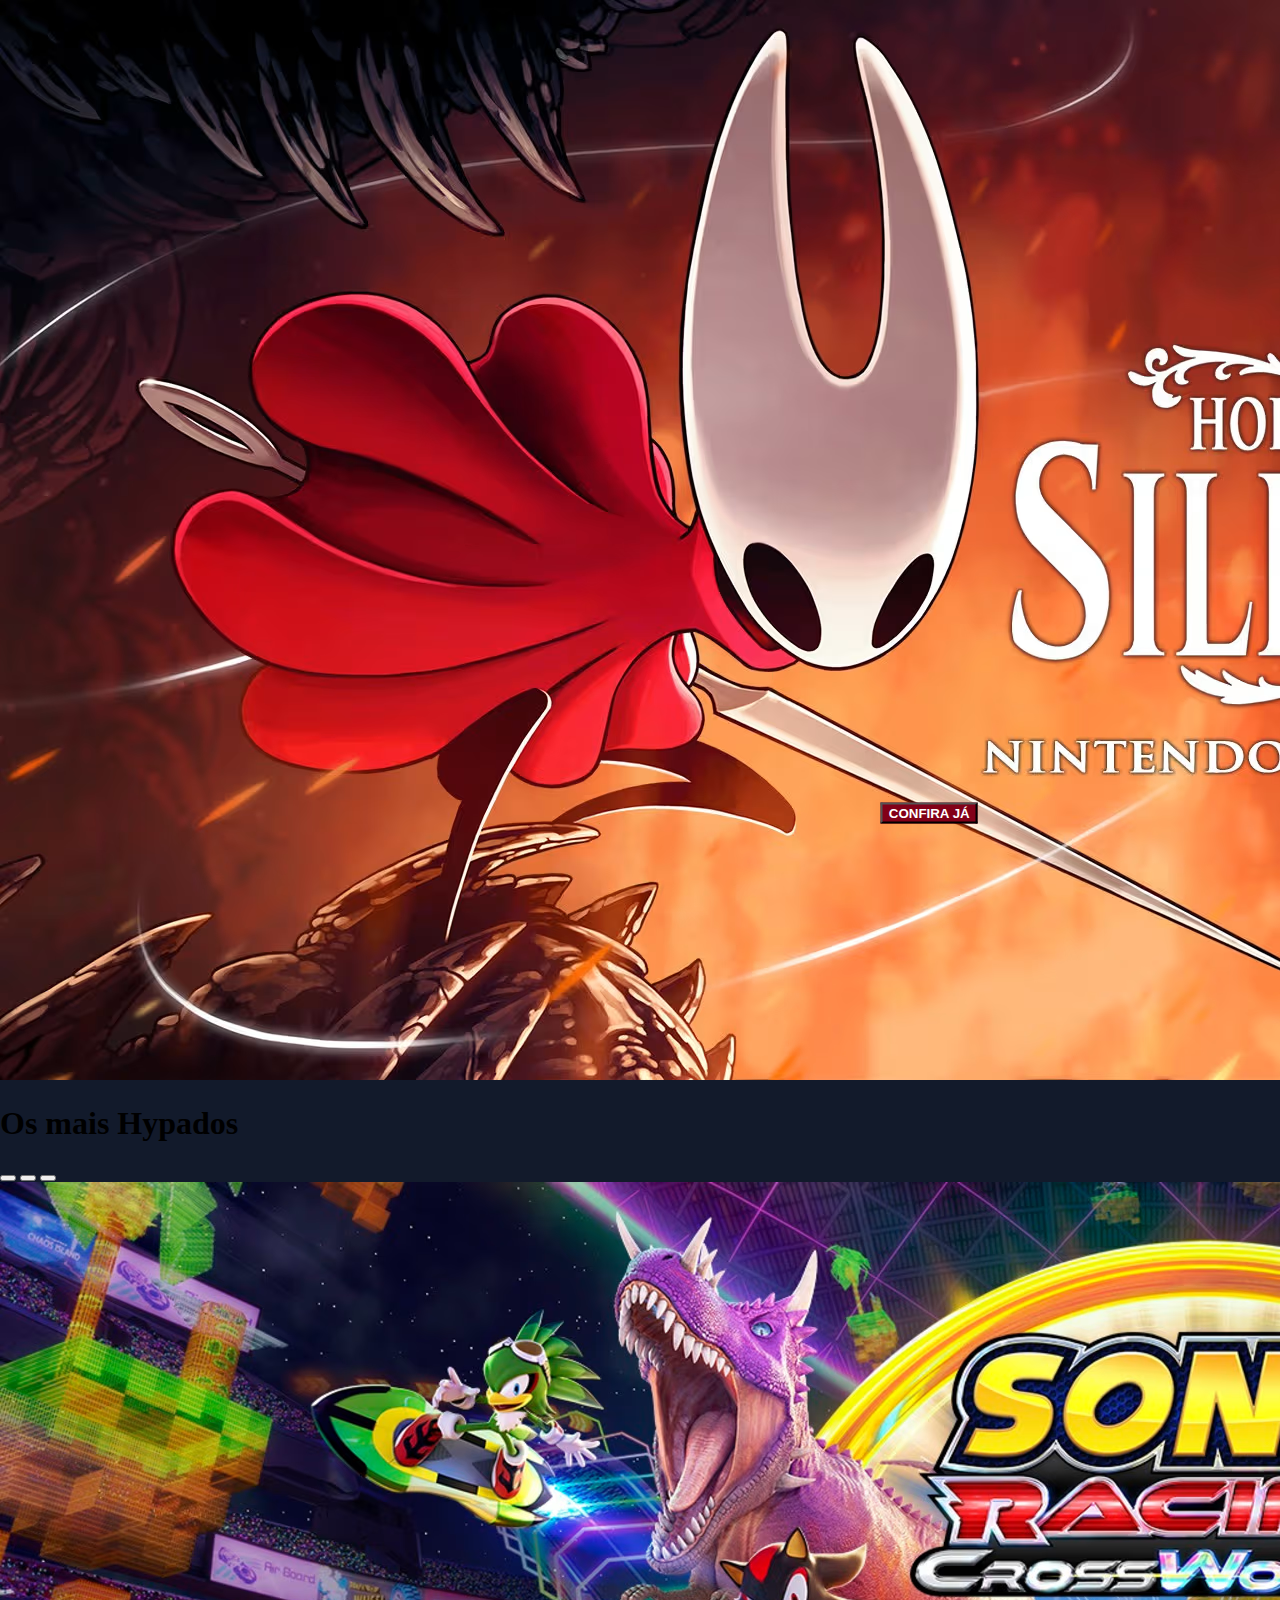
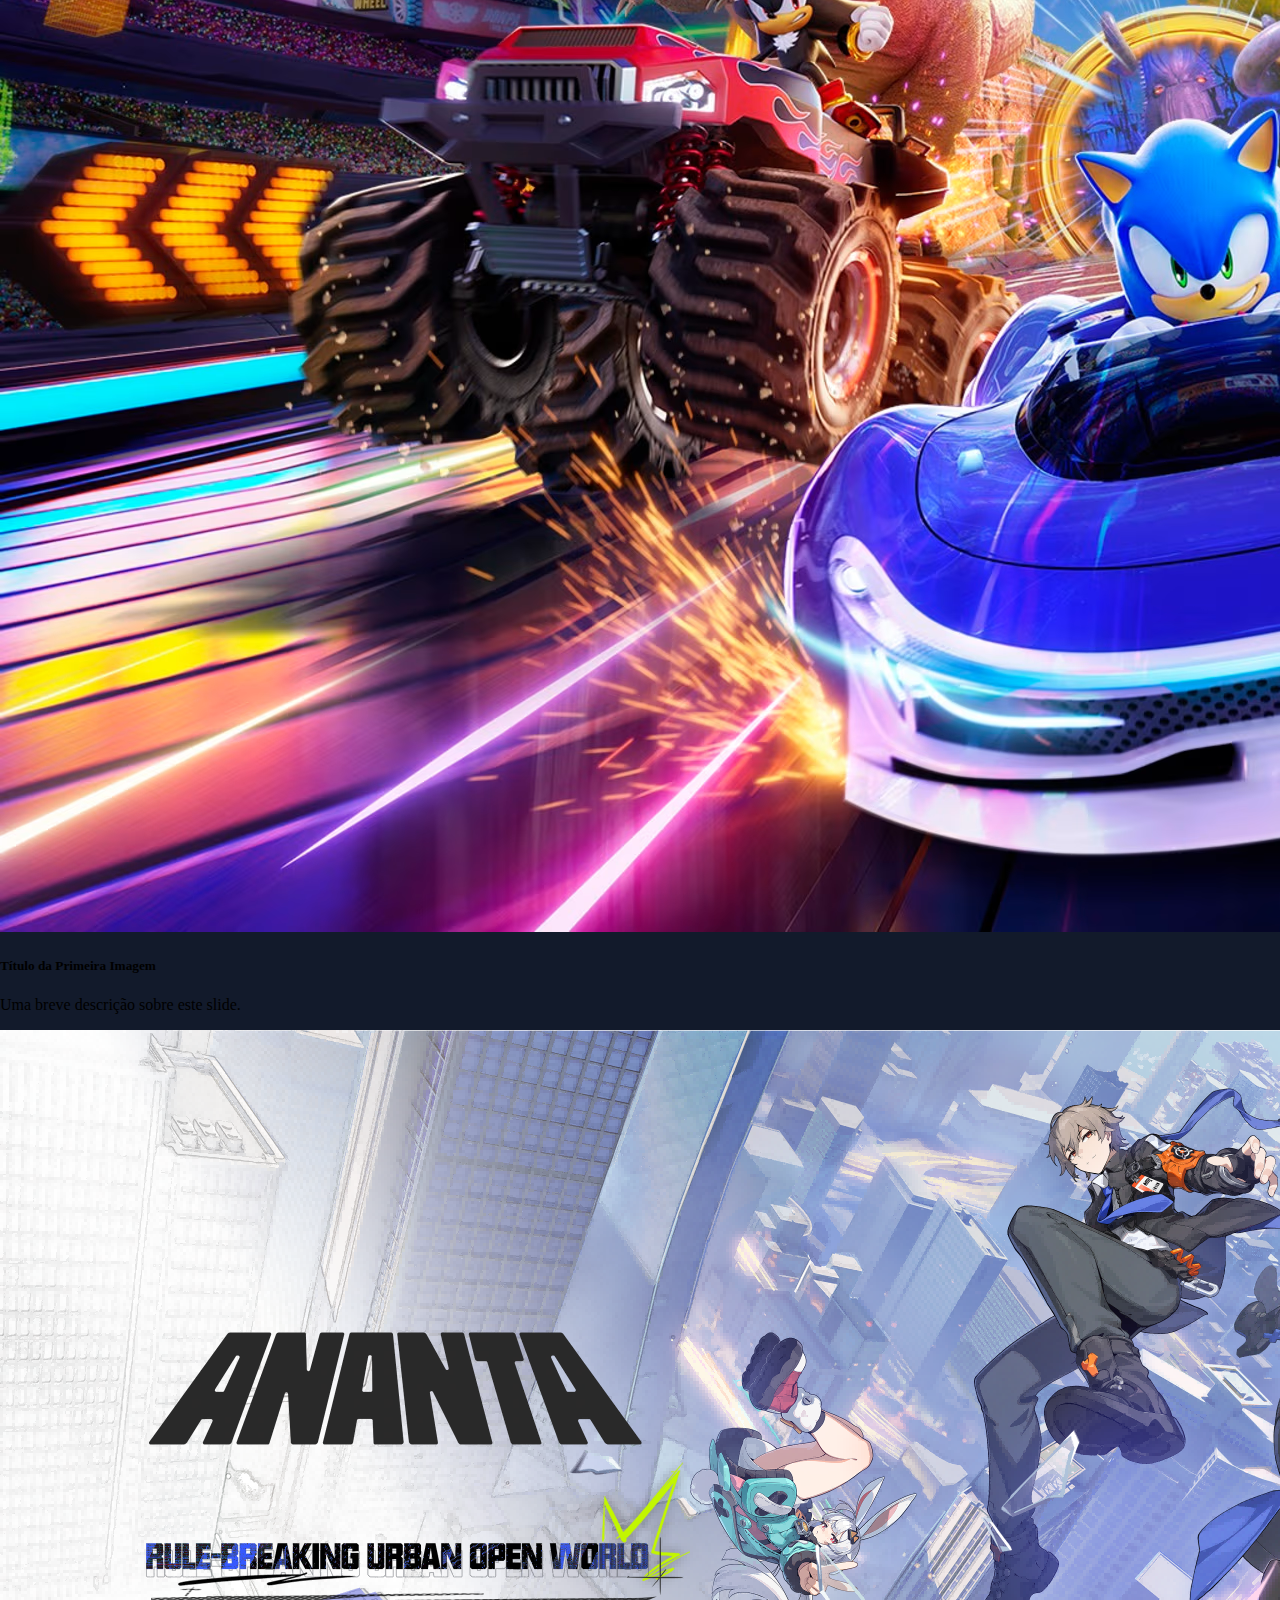
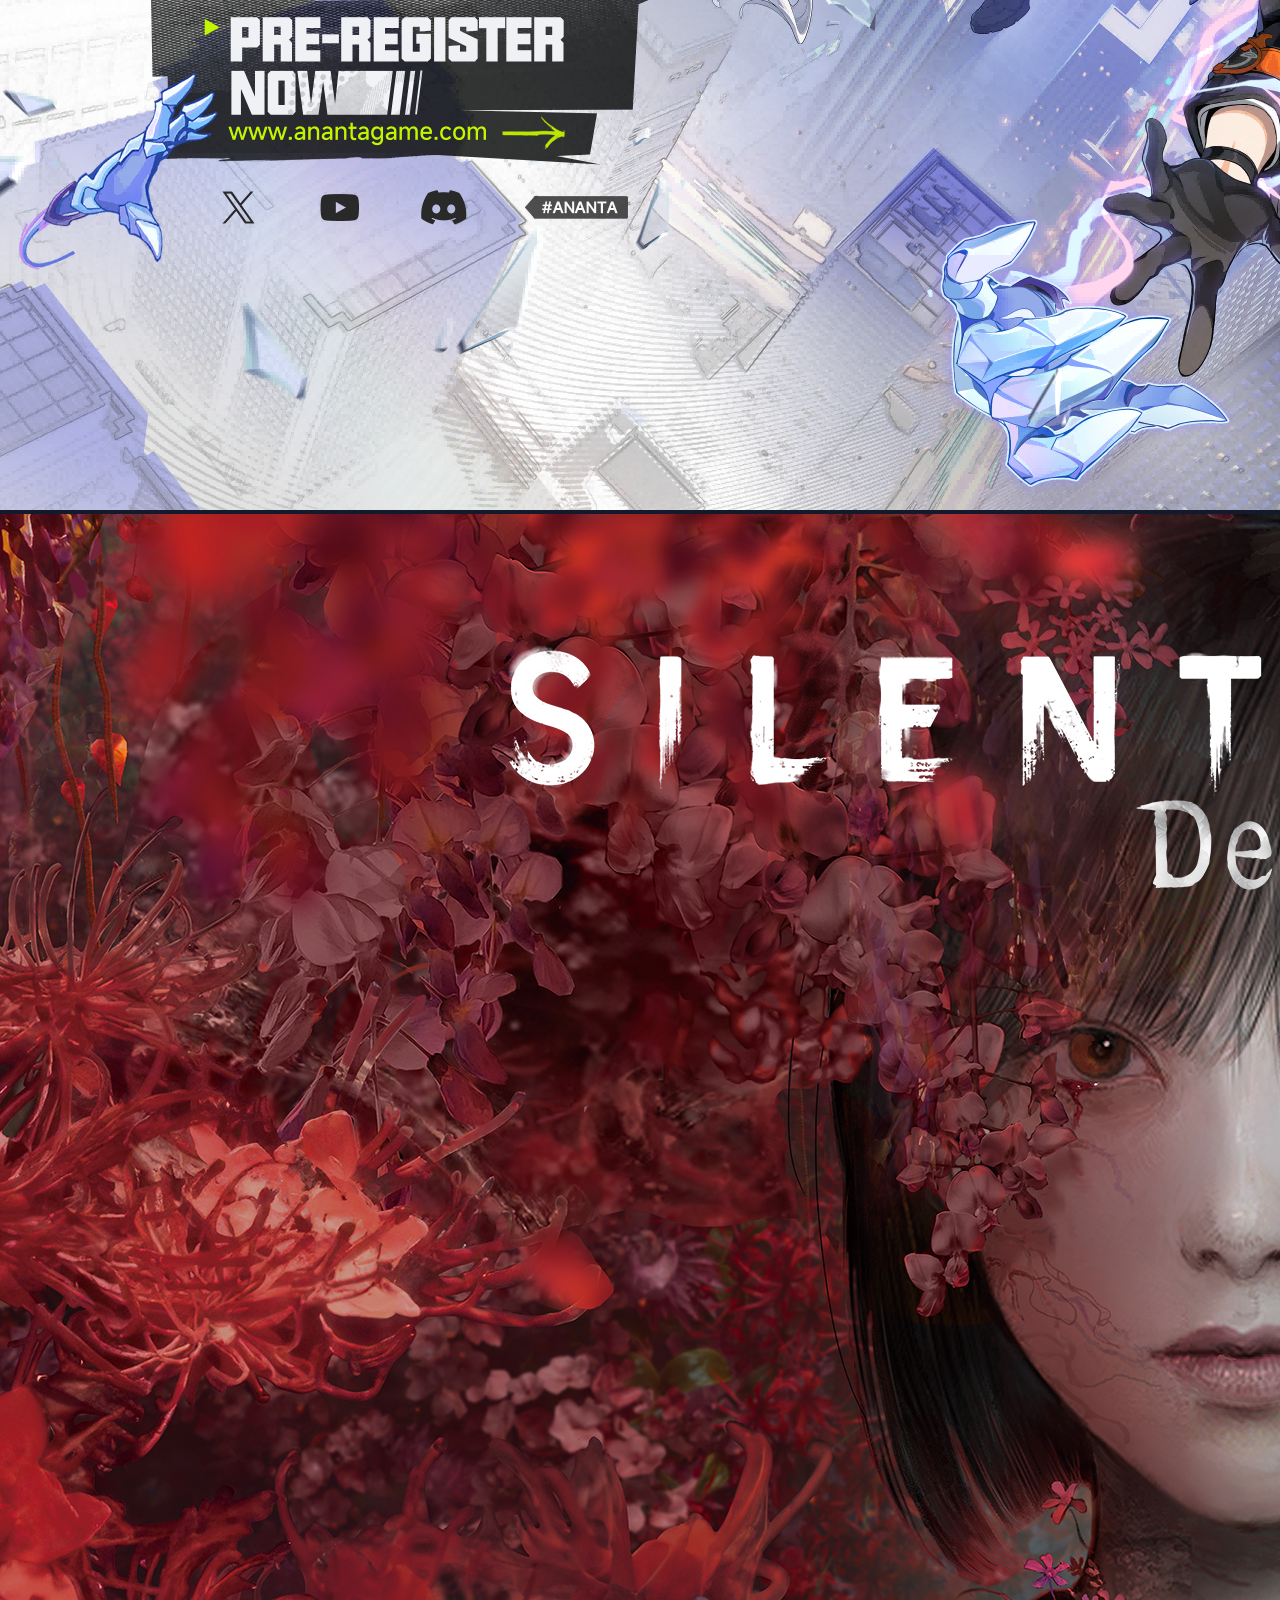
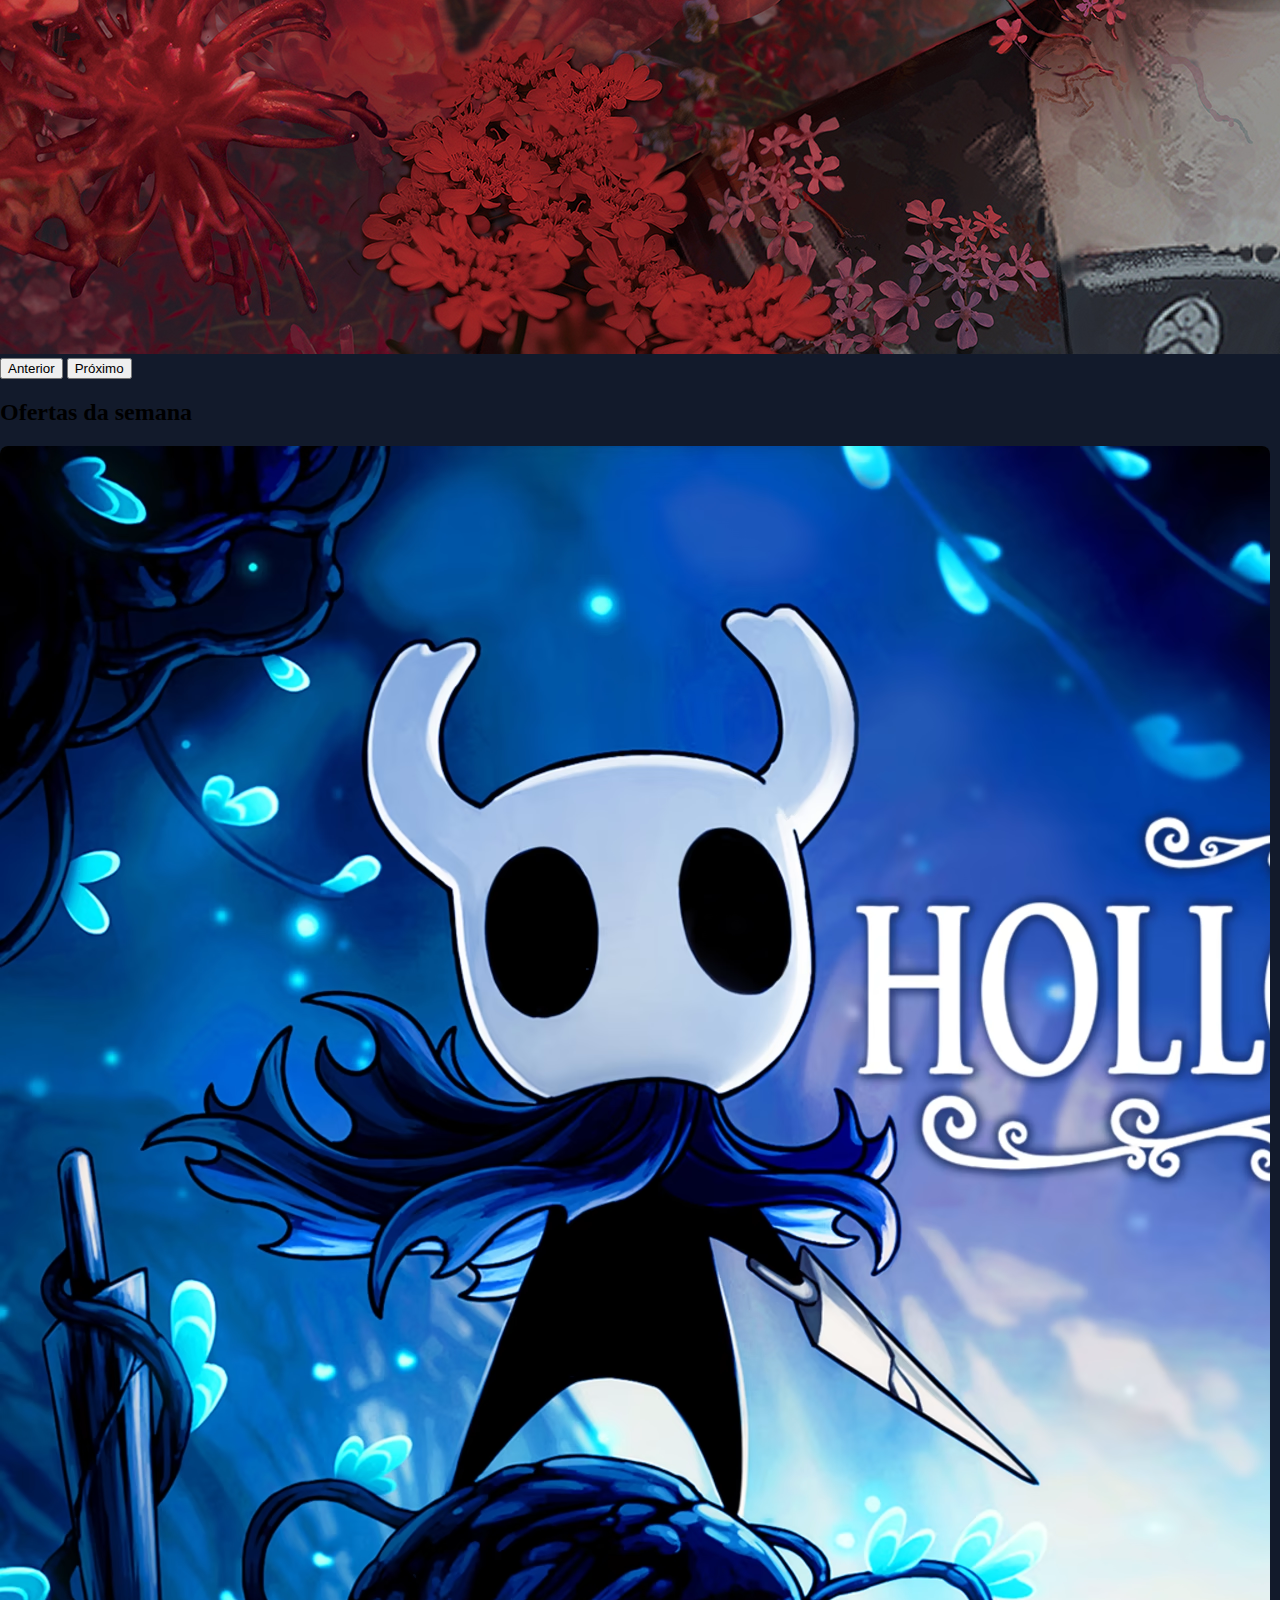
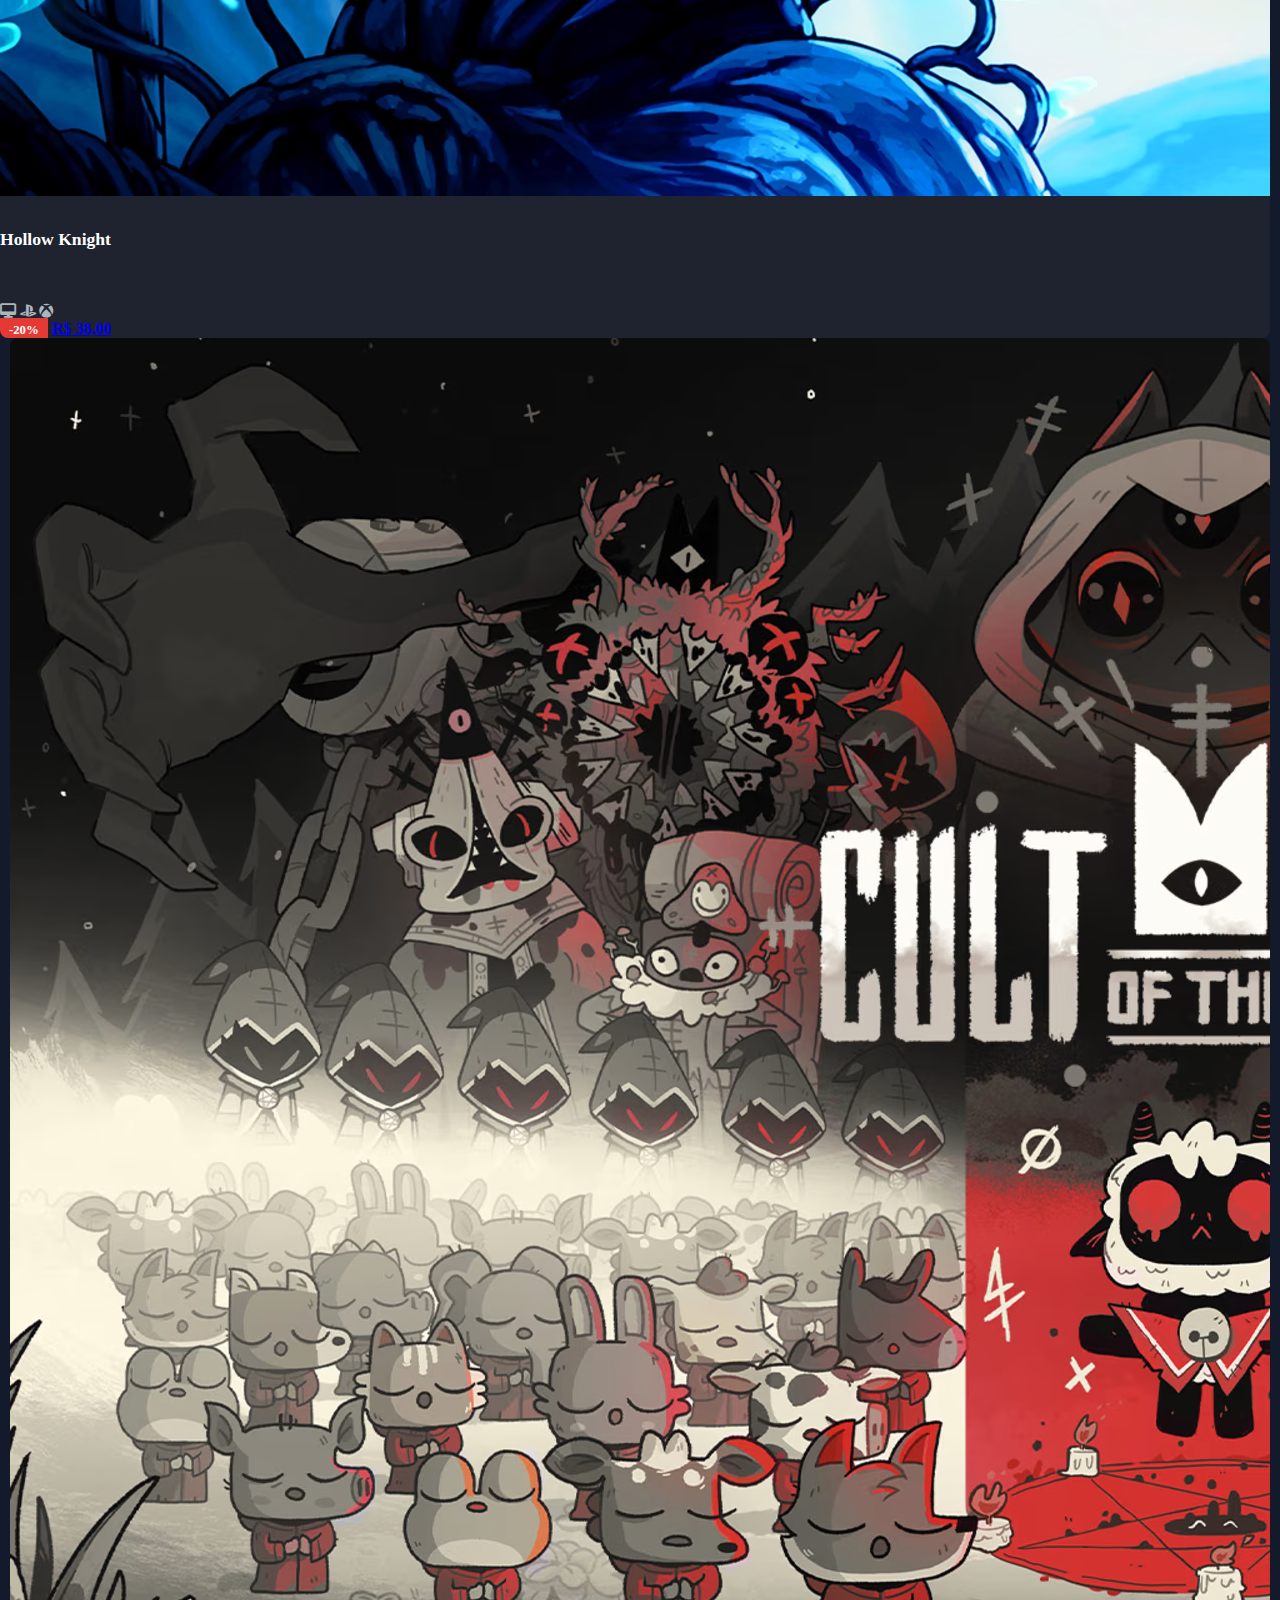
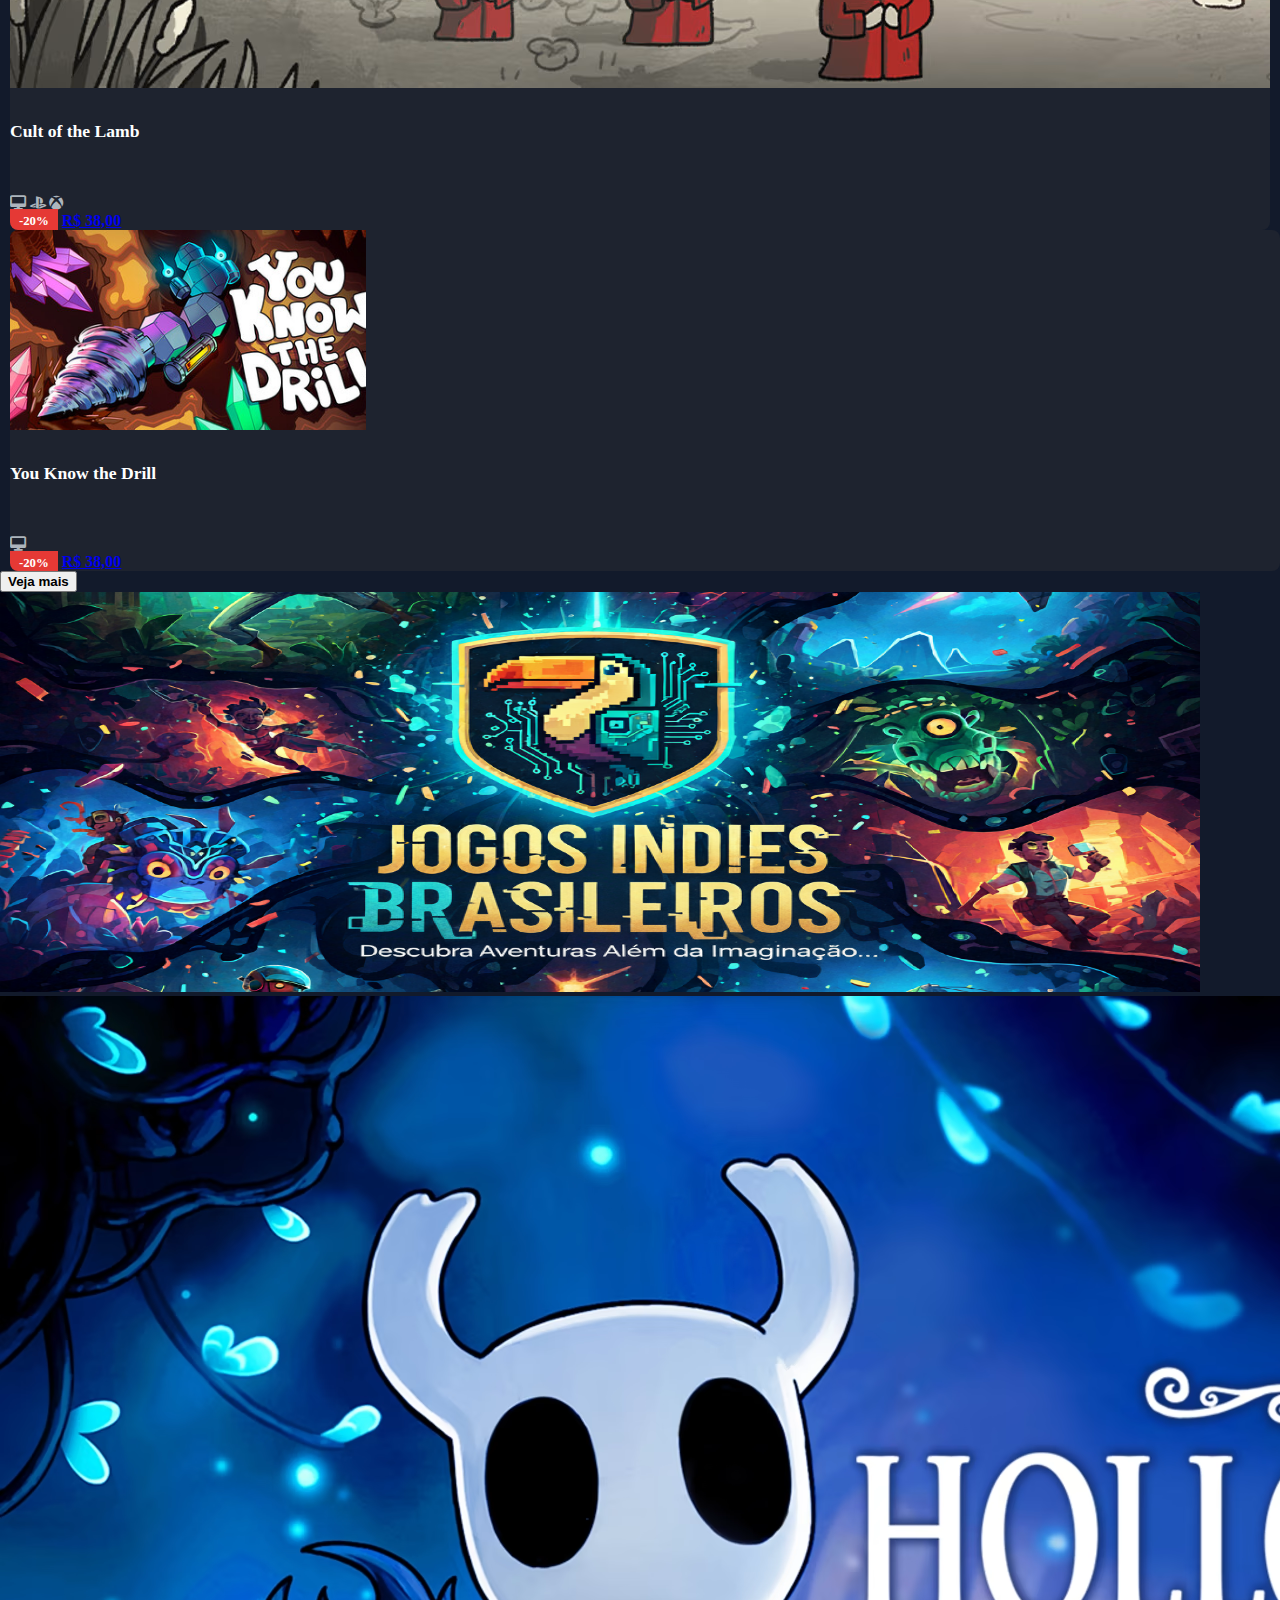
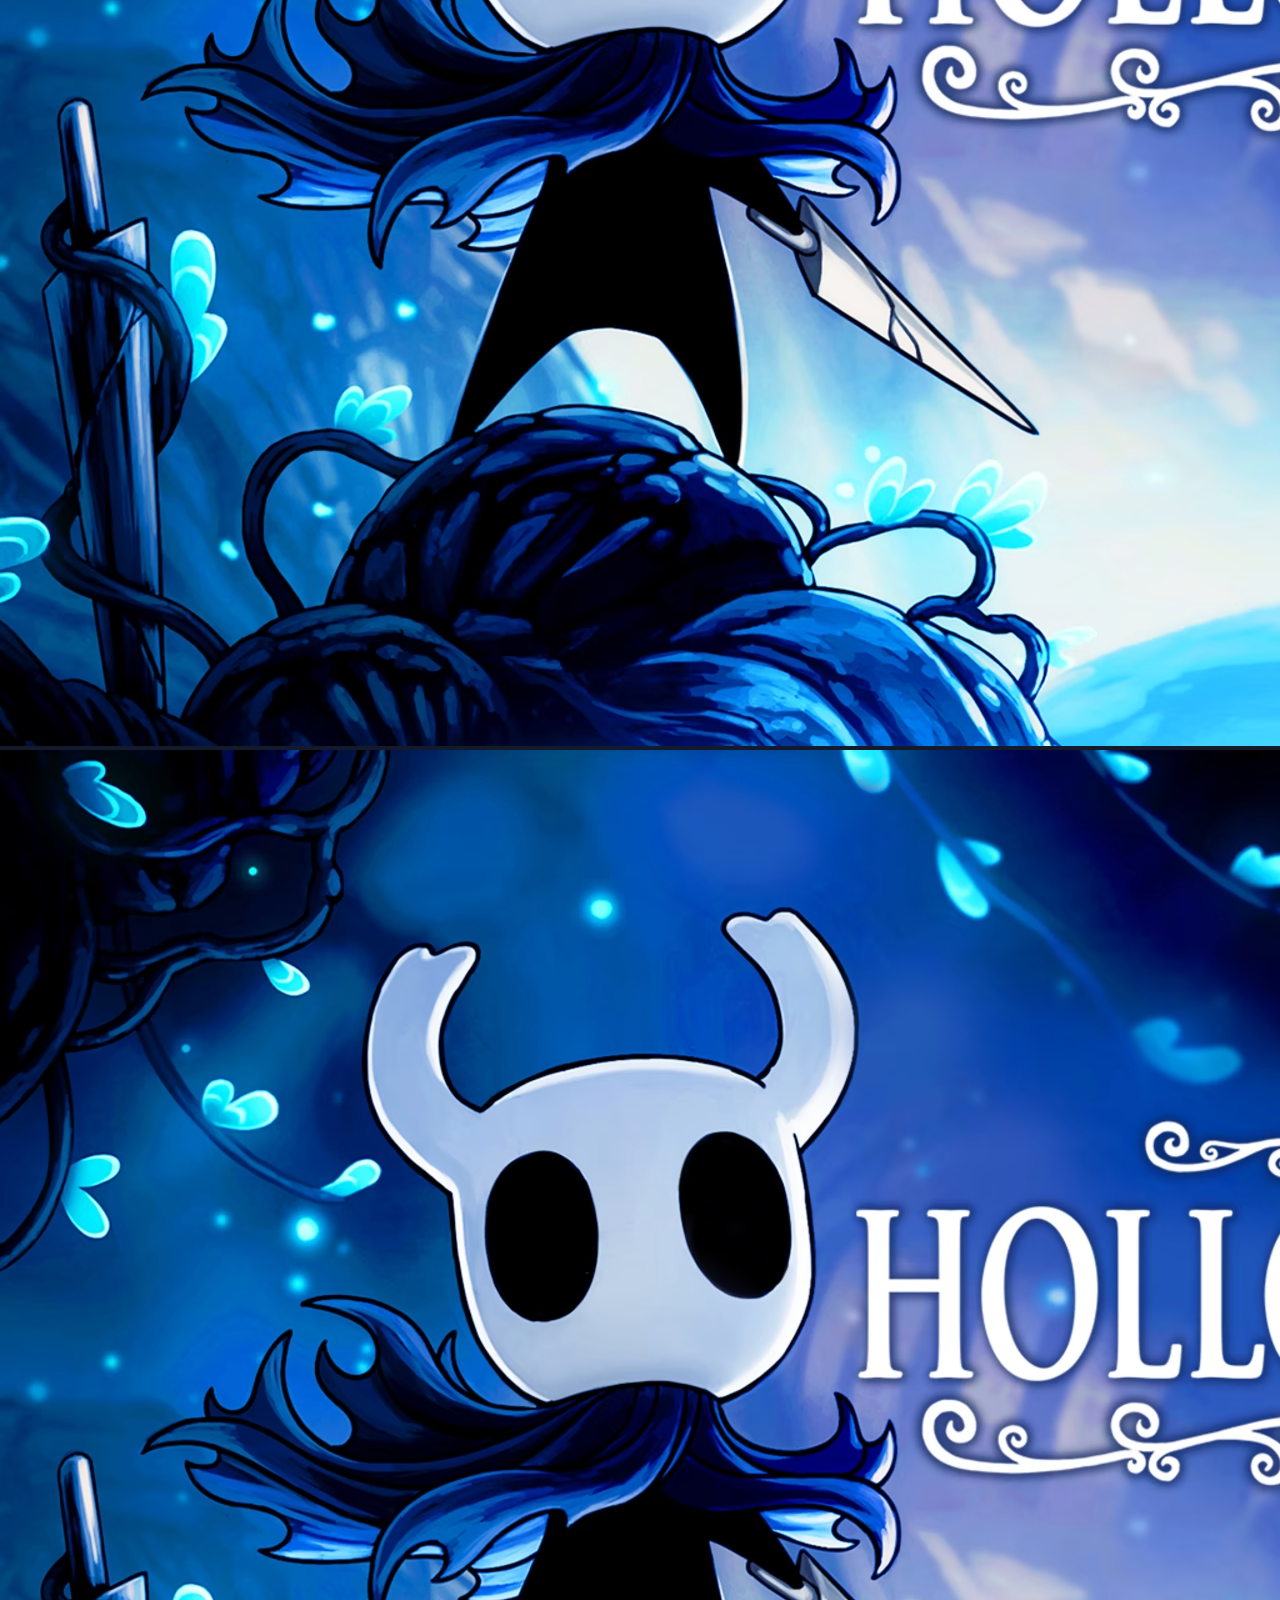
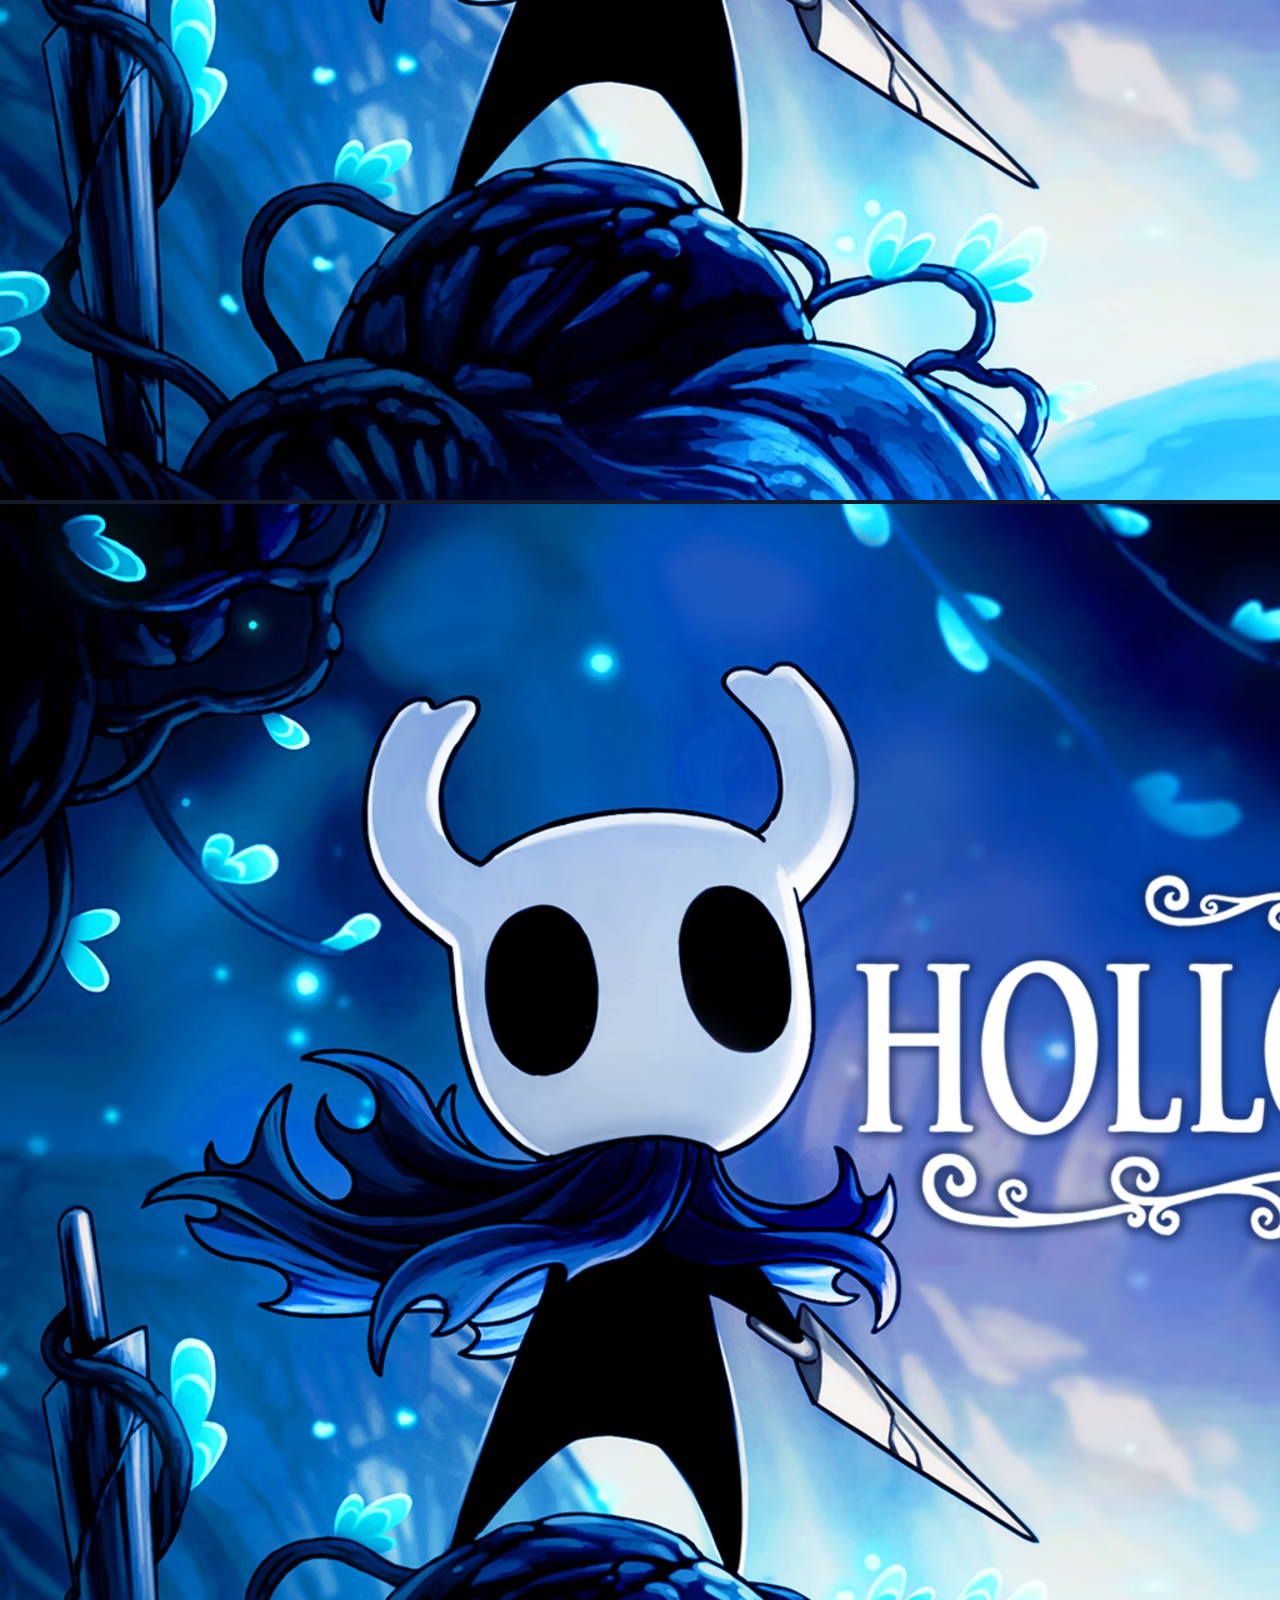
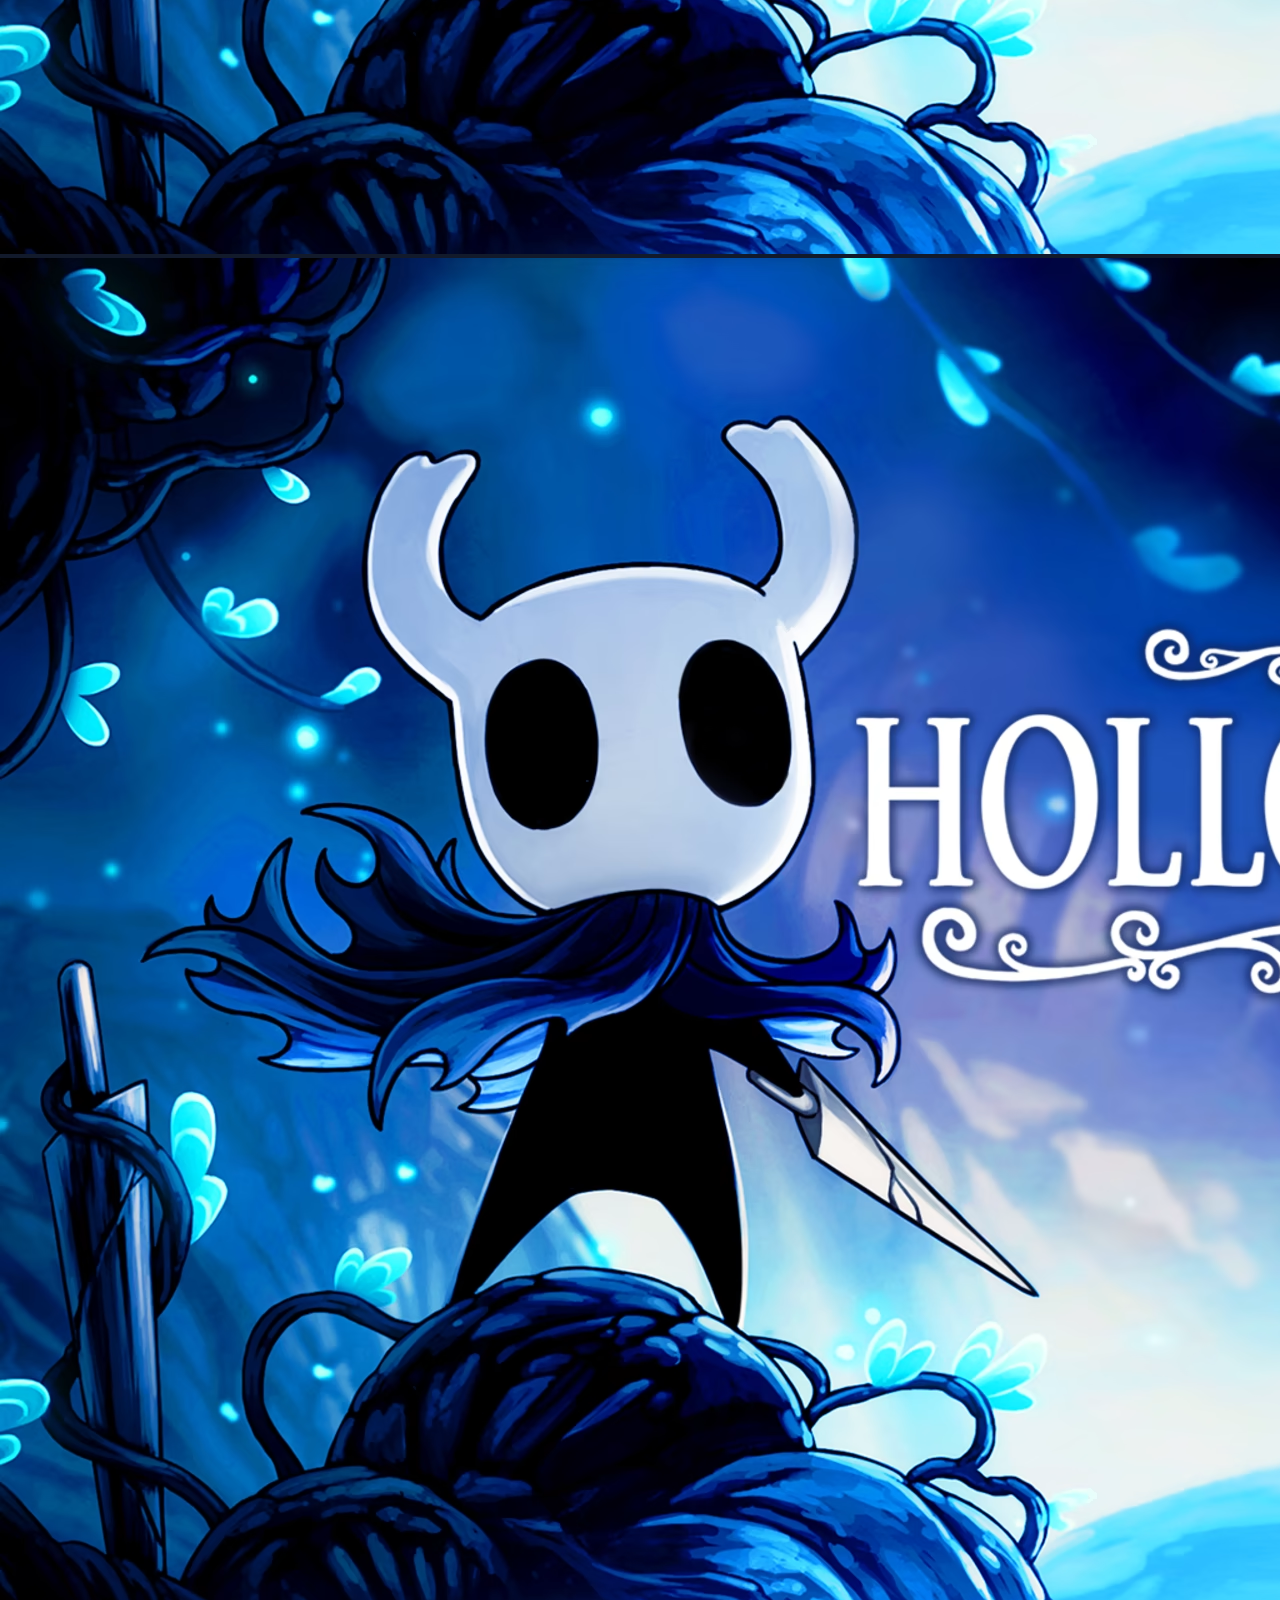
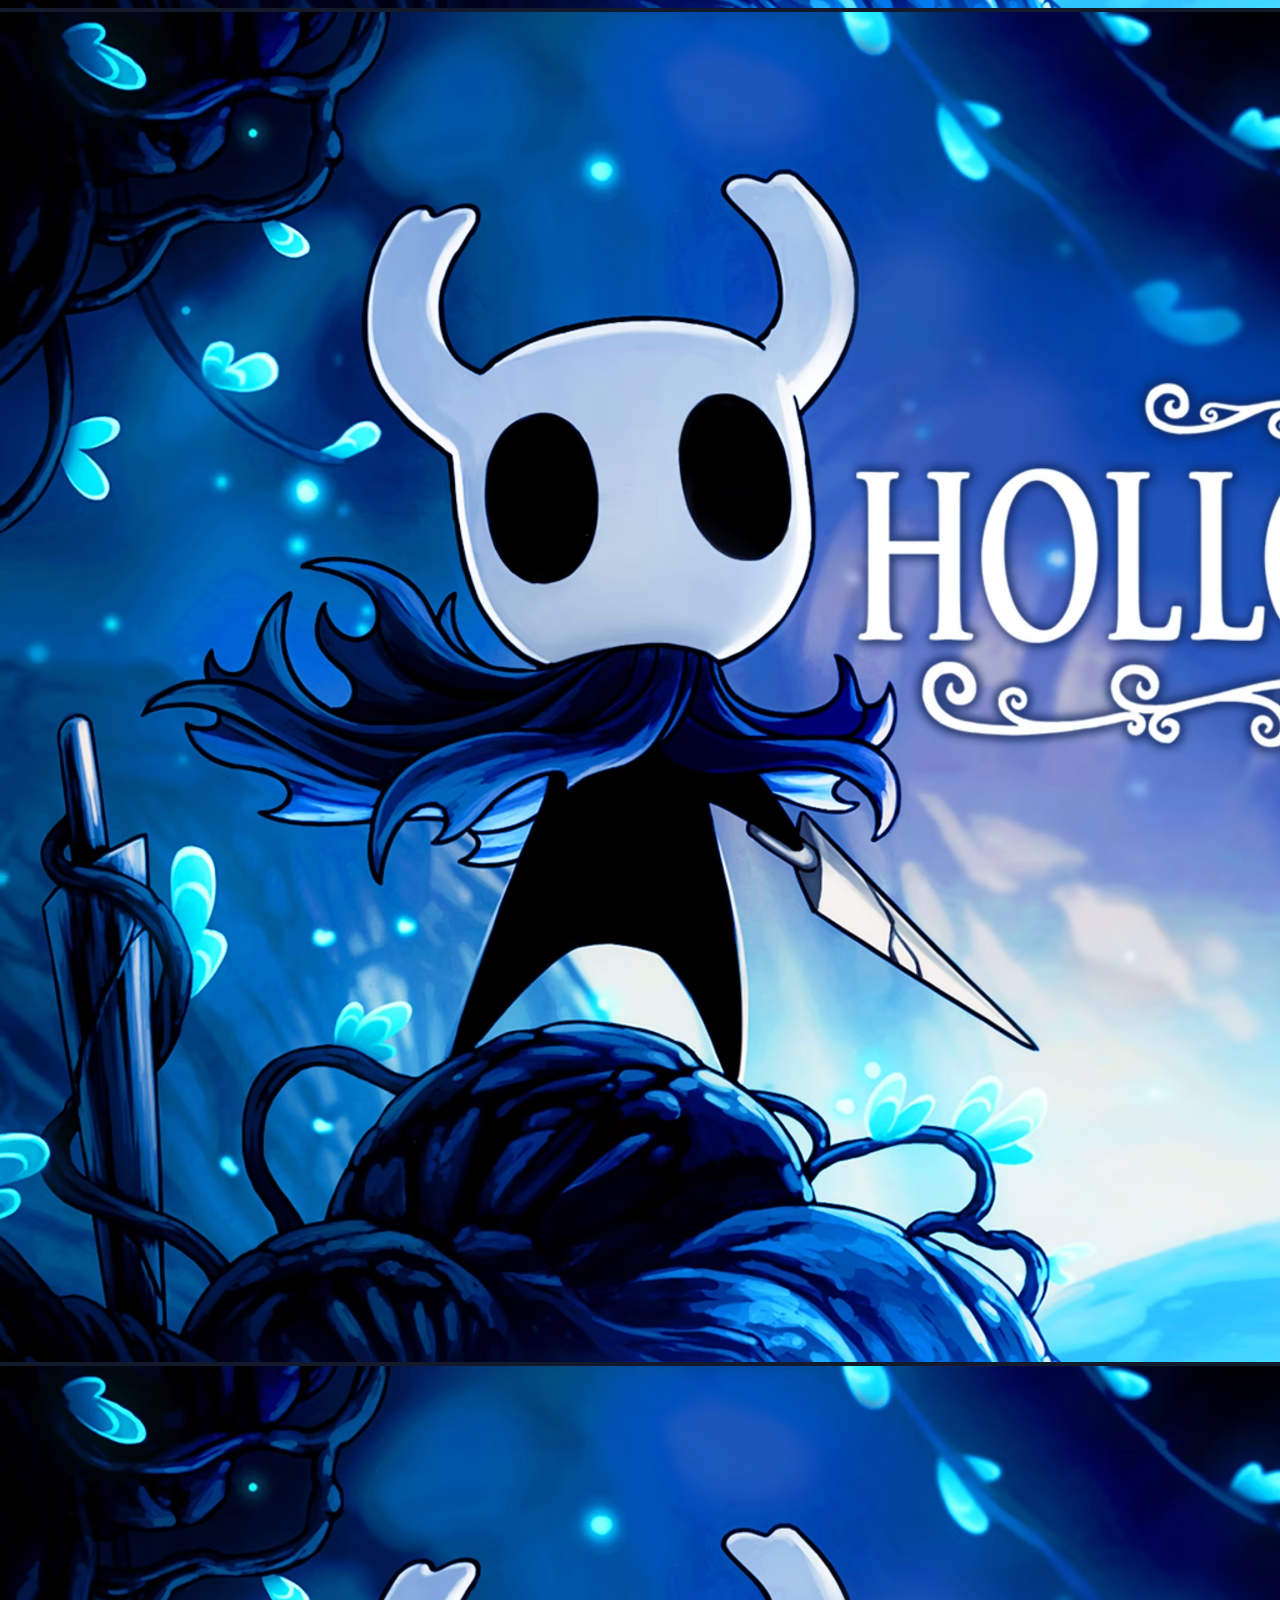
<file: front-end/pages/index.html>
<!DOCTYPE html>
<html lang="en">

<head>
    <meta charset="UTF-8">
    <meta name="viewport" content="width=device-width, initial-scale=1.0">
    <title>Página principal</title>
    <link href="https://cdn.jsdelivr.net/npm/bootstrap@5.3.8/dist/css/bootstrap.min.css" rel="stylesheet"
        integrity="sha384-sRIl4kxILFvY47J16cr9ZwB07vP4J8+LH7qKQnuqkuIAvNWLzeN8tE5YBujZqJLB" crossorigin="anonymous">
    <link rel="stylesheet" href="https://cdnjs.cloudflare.com/ajax/libs/font-awesome/6.5.1/css/all.min.css">
    <link rel="stylesheet" href="../assets/css/style.css">

</head>

<body>
    <main class="corFundo text-white">
        <div class="container-fluid px-0">
            <div class="row gx-0">
                <div class="col-12 novidades">
                    <img src="../assets/img/hollow knight silksong.avif" class="img-fluid" alt="">
                    <button class="btn btn-light btn-lg overlay-button">CONFIRA JÁ</button>
                </div>
            </div>
        </div>
        <div class="container">
            <div class="row">
                <div class="col mt-5">
                    <h1>Os mais Hypados</h1>
                </div>
            </div>
            <div class="row">
                <div class="container mt-5">
                    <div id="meuCarrossel" class="carousel slide" data-bs-ride="carousel">

                        <div class="carousel-indicators">
                            <button type="button" data-bs-target="#meuCarrossel" data-bs-slide-to="0" class="active"
                                aria-current="true" aria-label="Slide 1"></button>
                            <button type="button" data-bs-target="#meuCarrossel" data-bs-slide-to="1"
                                aria-label="Slide 2"></button>
                            <button type="button" data-bs-target="#meuCarrossel" data-bs-slide-to="2"
                                aria-label="Slide 3"></button>
                        </div>

                        <div class="carousel-inner">
                            <div class="carousel-item active" data-bs-interval="10000">
                                <img src="../assets/img/Sonic Crossworlds.avif" class="d-block w-100"
                                    alt="Descrição da primeira imagem">
                                <div class="carousel-caption d-none d-md-block">
                                    <h5>Título da Primeira Imagem</h5>
                                    <p>Uma breve descrição sobre este slide.</p>
                                </div>
                            </div>

                            <div class="carousel-item">
                                <img src="../assets/img/Ananta.png" class="d-block w-100"
                                    alt="Descrição da segunda imagem">
                            </div>
                            <div class="carousel-item">
                                <img src="../assets/img/silenthillf.jpg" class="d-block w-100"
                                    alt="Descrição da terceira imagem">
                            </div>
                        </div>

                        <button class="carousel-control-prev" type="button" data-bs-target="#meuCarrossel"
                            data-bs-slide="prev">
                            <span class="carousel-control-prev-icon" aria-hidden="true"></span>
                            <span class="visually-hidden">Anterior</span>
                        </button>

                        <button class="carousel-control-next" type="button" data-bs-target="#meuCarrossel"
                            data-bs-slide="next">
                            <span class="carousel-control-next-icon" aria-hidden="true"></span>
                            <span class="visually-hidden">Próximo</span>
                        </button>
                    </div>
                </div>
            </div>
            <div class="row  mt-5">
                <div class="col">
                    <h2>Ofertas da semana</h2>
                </div>
            </div>
            <div class="row g-4 mt-4">
                <div class="col-auto col-md-6 col-lg-4 meu-espacamento-direito">
                    <div class="card game-card h-100 ">
                        <img src="../assets/img/Hollow Knight.avif" class="card-img-top" alt="Hollow Knight">
                        <div class="card-body d-flex flex-column">
                            <h5 class="card-title">Hollow Knight</h5>
                            <div class="platform-icons mb-auto">
                                <i class="fas fa-desktop"></i>
                                <i class="fab fa-playstation"></i>
                                <i class="fab fa-xbox"></i>
                            </div>
                            <div class="preco mt-3 d-flex align-items-center">
                                <a class="badge badge-sale me-2"><b>-20%</b></a>
                                <a href="#" class="btn btn-primary"><b>R$ 38,00</b></a>
                            </div>
                        </div>
                    </div>
                </div>

                <div class="col-auto col-md-6 col-lg-4 meu-espacamento-centro">
                    <div class="card game-card h-100">
                        <img src="../assets/img/cult of the lamb.avif" class="card-img-top" alt="Cult of the Lamb">
                        <div class="card-body d-flex flex-column">
                            <h5 class="card-title">Cult of the Lamb</h5>
                            <div class="platform-icons mb-auto">
                                <i class="fas fa-desktop"></i>
                                <i class="fab fa-playstation"></i>
                                <i class="fab fa-xbox"></i>
                            </div>
                            <div class="preco mt-3 d-flex align-items-center">
                                <a class="badge badge-sale me-2"><b>-20%</b></a>
                                <a href="#" class="btn btn-primary"><b>R$ 38,00</b></a>
                            </div>
                        </div>
                    </div>
                </div>

                <div class="col-auto col-md-6 col-lg-4 meu-espacamento-esquerdo">
                    <div class="card game-card h-100">
                        <img src="../assets/img/vitor.jpg" class="card-img-top" alt="You Know the Drill"
                            style="width: auto; height: 200px;">
                        <div class="card-body d-flex flex-column">
                            <h5 class="card-title">You Know the Drill</h5>
                            <div class="platform-icons mb-auto">
                                <i class="fas fa-desktop"></i>
                            </div>
                            <div class="preco mt-3 d-flex align-items-center">
                                <a class="badge badge-sale me-2"><b>-20%</b></a>
                                <a href="#" class="btn btn-primary"><b>R$ 38,00</b></a>
                            </div>
                        </div>
                    </div>
                </div>
            </div>
            <div class="row mt-4">
                <div class="col">
                    <button class="btn btn-primary"><b>Veja mais</b></button>
                </div>
            </div>
            <div class="row mt-4">
                <div class="col">
                    <img src="../assets/img/jogos indies brasileiros.png" class="img-fluid" alt="" style="width: 1200px; height: 400px;">
                </div>
            </div>
            <div class="row mt-5">
                <div class="col">
                      <img src="../assets/img/Hollow Knight.avif" class="card-img-top rounded-2" alt="Hollow Knight">
                </div>
                <div class="col">
                     <img src="../assets/img/Hollow Knight.avif" class="card-img-top rounded-2" alt="Hollow Knight">
                </div>
                <div class="col">
                     <img src="../assets/img/Hollow Knight.avif" class="card-img-top rounded-2" alt="Hollow Knight">
                </div>
                <div class="col">
                     <img src="../assets/img/Hollow Knight.avif" class="card-img-top rounded-2" alt="Hollow Knight">
                </div>
            </div>
            <div class="row mt-4">
                <div class="col">
                     <img src="../assets/img/Hollow Knight.avif" class="card-img-top rounded-2" alt="Hollow Knight">
                </div>
                <div class="col">
                     <img src="../assets/img/Hollow Knight.avif" class="card-img-top rounded-2" alt="Hollow Knight">
                </div>
                <div class="col">
                     <img src="../assets/img/Hollow Knight.avif" class="card-img-top rounded-2" alt="Hollow Knight">
                </div>
                <div class="col">
                     <img src="../assets/img/Hollow Knight.avif" class="card-img-top rounded-2" alt="Hollow Knight">
                </div>
            </div>
        </div>
    </main>

    <script src="https://cdn.jsdelivr.net/npm/bootstrap@5.3.8/dist/js/bootstrap.bundle.min.js"
        integrity="sha384-FKyoEForCGlyvwx9Hj09JcYn3nv7wiPVlz7YYwJrWVcXK/BmnVDxM+D2scQbITxI"
        crossorigin="anonymous"></script>
</body>

</html>
</file>
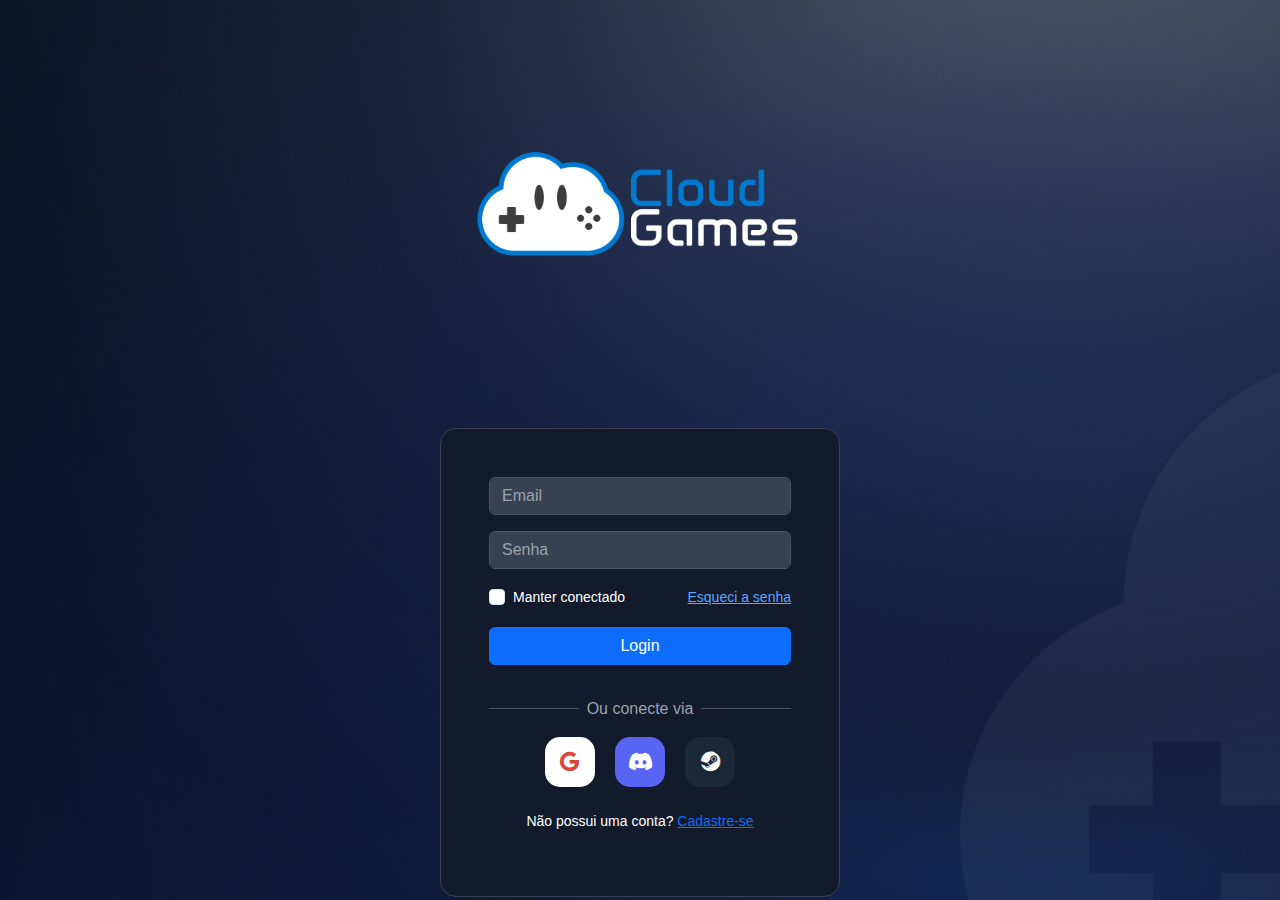
<file: front-end/Login.html>
<!DOCTYPE html>
<html lang="pt-BR">
<head>
    <meta charset="UTF-8">
    <meta name="viewport" content="width=device-width, initial-scale=1.0">
    <title>Login - Cloud Games</title>

    <link href="https://cdn.jsdelivr.net/npm/bootstrap@5.3.3/dist/css/bootstrap.min.css" rel="stylesheet">
    <link rel="stylesheet" href="https://cdnjs.cloudflare.com/ajax/libs/font-awesome/6.5.1/css/all.min.css">
    <link rel="stylesheet" href="styleLogin.css">
</head>
<body class="d-flex align-items-center justify-content-center">

    <div class="login-wrapper text-center">
        
        <div class="mb-4">
            <img src="../Telas/LogoparafundoEscuro.png" alt="Logo Cloud Games" class="login-logo">
        </div>

        <main class="card-meio">
            <form action="/login" method="post">
                <div class="mb-3">
                    <label for="email" class="visually-hidden">Email:</label>
                    <input type="email" id="email" name="email" class="form-control" placeholder="Email" required>
                </div>
                
                <div class="mb-3">
                    <label for="password" class="visually-hidden">Password:</label>
                    <input type="password" id="password" name="password" class="form-control" placeholder="Senha" required>
                </div>
                
                <div class="d-flex justify-content-between align-items-center mb-3">
                    <div class="form-check">
                        <input type="checkbox" id="remember" name="remember" class="form-check-input">
                        <label for="remember" class="form-check-label small">Manter conectado</label>
                    </div>
                    <a  href="" class="forgot-password small"> Esqueci a senha</a>
                </div>

                <button type="submit" class="btn btn-primary w-100 mb-3">Login</button>
            </form>

            <div class="divisor my-3"> Ou conecte via </div>

            <div class="social-buttons text-center mb-4">
                 <button type="button" class="btn btn-google"><i class="fab fa-google"></i></button>
                <button type="button" class="btn btn-discord"><i class="fab fa-discord"></i></button>
                <button type="button" class="btn btn-steam"><i class="fab fa-steam"></i></button>
            </div>
            
            <p class="text-center small cadastro-texto"> Não possui uma conta? <a href="cadastro.html">Cadastre-se</a></p>

        </main>

    </div> 

    <script src="https://cdn.jsdelivr.net/npm/bootstrap@5.3.3/dist/js/bootstrap.bundle.min.js"></script>
</body>
</html>
</file>
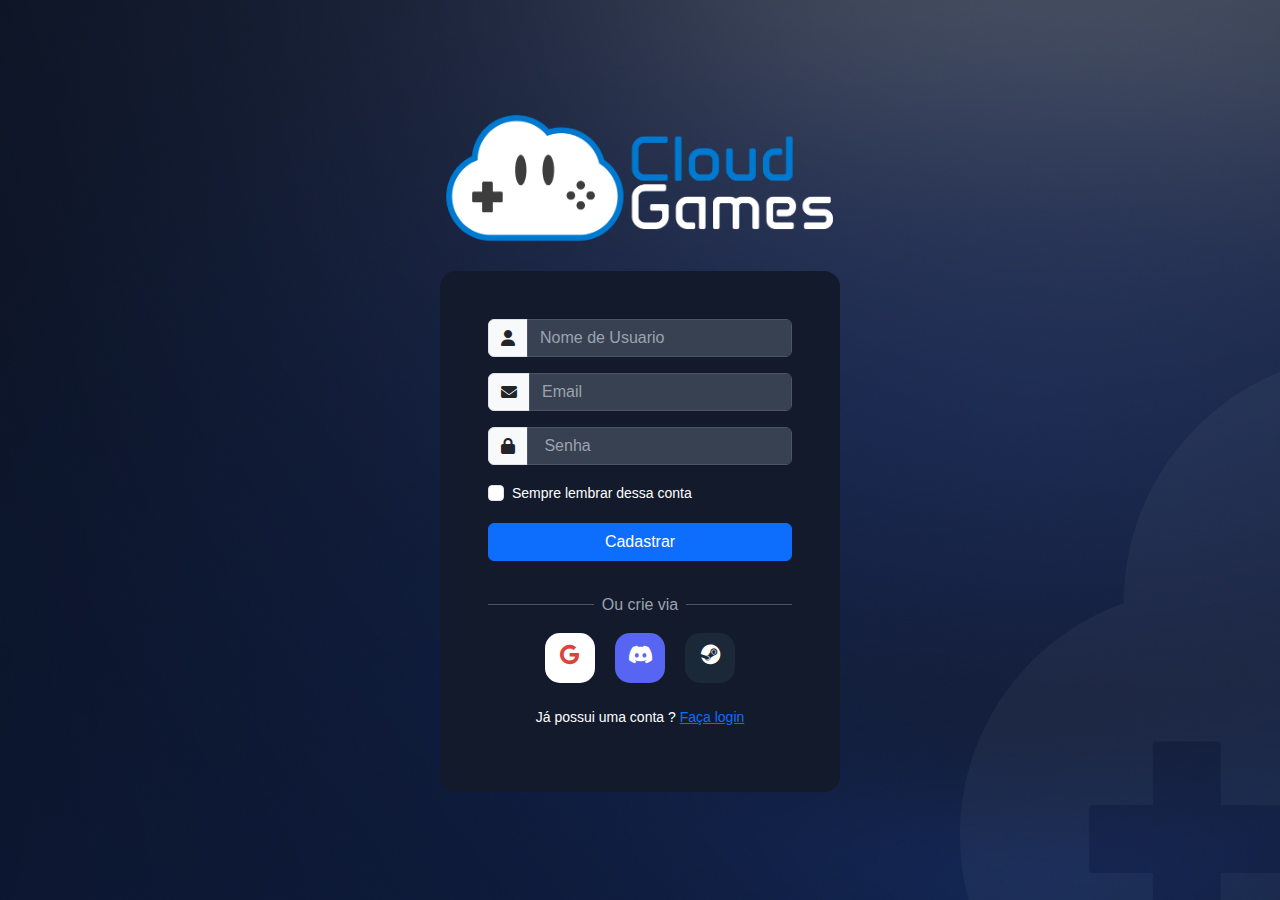
<file: front-end/pages/cadastro.html>
<!DOCTYPE html>
<html lang="pt-BR">

<head>
    <meta charset="UTF-8">
    <meta name="viewport" content="width=device-width, initial-scale=1.0">
    <title>Criar conta - Cloud Games</title>
    <link href="https://cdn.jsdelivr.net/npm/bootstrap@5.3.3/dist/css/bootstrap.min.css" rel="stylesheet">
    <link rel="stylesheet" href="https://cdnjs.cloudflare.com/ajax/libs/font-awesome/6.5.1/css/all.min.css">
    <link rel="stylesheet" href="../assets/css/styleLogin.css">

</head>

<body class="d-flex align-items-center justify-content-center">

    <div class="login-wrapper text-center">

        <div class="mb-4">
            <img src="../assets/img/logo.PNG" alt="Logo Cloud Games" class="login-logo">
        </div>

        <main class="card-meio">
            <form action="/login" method="post">
                <div class="input-group mb-3">
                    <span class="input-group-text" id="basic-addon1">
                        <i class="fa-solid fa-user"></i>
                    </span>
                    <input type="user" id="user" name="user" class="form-control" placeholder="Nome de Usuario" required>
                </div>
                <div class="input-group mb-3">
                    <span class="input-group-text" id="basic-addon2">
                        <i class="fas fa-envelope"></i>
                    </span>
                    <input type="email" id="email" name="email" class="form-control" placeholder="Email" required>
                </div>
                <div class=" input-group mb-3">
                    <span class="input-group-text" id="basic-addon3">
                        <i class="fas fa-lock"></i>
                    </span>
                    <input type="password" id="password" name="password" class="form-control" placeholder=" Senha" required>
                </div>
                <div class="d-flex justify-content-between align-items-center mb-3">
                    <div class="form-check">
                        <input type="checkbox" id="remember" name="remember" class="form-check-input">
                        <label for="remember" class="form-check-label small">Sempre lembrar dessa conta</label>
                    </div>
                </div>
                <button type="submit" class="btn btn-primary w-100 mb-3">Cadastrar</button>
            </form>
            <div class="divisor my-3"> Ou crie via </div>
            <div class="social-buttons text-center mb-4">
                <a href="https://google.com/" target="_blank" rel="noopener noreferrer" class="btn btn-google">
                    <i class="fab fa-google"></i>
                </a>
                <a href="https://discord.com/" target="_blank" rel="noopener noreferrer" class="btn btn-discord">
                    <i class="fab fa-discord"></i>
                </a>
                <a href="https://store.steampowered.com/" target="_blank" rel="noopener noreferrer"
                    class="btn btn-steam">
                    <i class="fab fa-steam"></i>
                </a>
            </div>
            <p class="text-center small cadastro-texto"> Já possui uma conta ? <a href="login.html">Faça login</a></p>
        </main>
    </div>
    <script src="https://cdn.jsdelivr.net/npm/bootstrap@5.3.3/dist/js/bootstrap.bundle.min.js"></script>
</body>

</html>
</file>
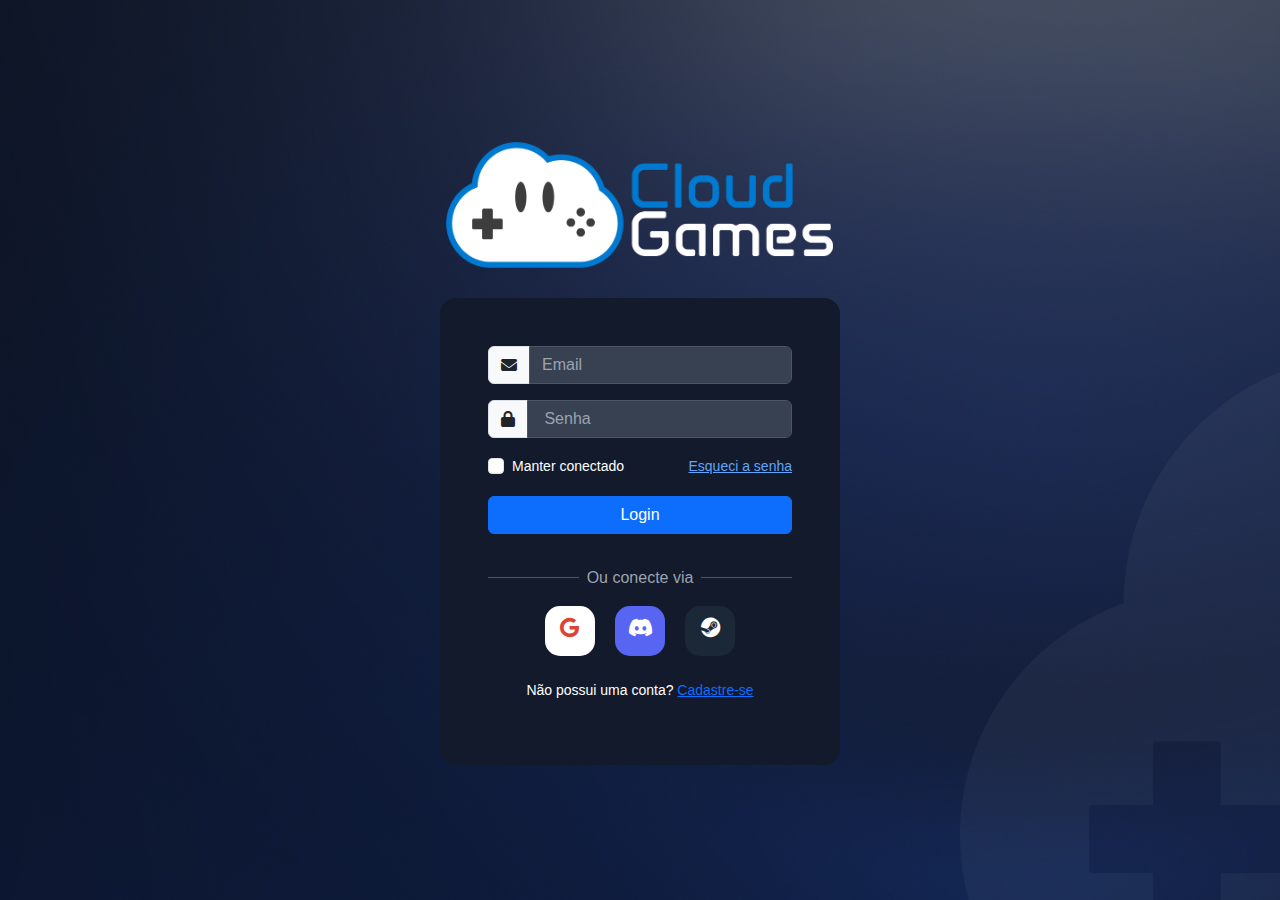
<file: front-end/pages/login.html>
<!DOCTYPE html>
<html lang="pt-BR">
<head>
    <meta charset="UTF-8">
    <meta name="viewport" content="width=device-width, initial-scale=1.0">
    <title>Login - Cloud Games</title>

    <link href="https://cdn.jsdelivr.net/npm/bootstrap@5.3.3/dist/css/bootstrap.min.css" rel="stylesheet">
    <link rel="stylesheet" href="https://cdnjs.cloudflare.com/ajax/libs/font-awesome/6.5.1/css/all.min.css">
    <link rel="stylesheet" href="../assets/css/styleLogin.css">
</head>
<body class="d-flex align-items-center justify-content-center">

    <div class="login-wrapper text-center">
        
        <div class="mb-4">
            <img src="../assets/img/logo.PNG" alt="Logo Cloud Games" class="login-logo">
        </div>
        
        <main class="card-meio">

            <form action="/login" method="post">
                <div class="input-group mb-3">
                    <span class="input-group-text" id="basic-addon1">
                        <i class="fas fa-envelope"></i>
                    </span>
                    <input type="email" id="email" name="email" class="form-control" placeholder="Email" required>
                </div>
                
                <div class=" input-group mb-3">
                    <span class="input-group-text" id="basic-addon2">
                        <i class="fas fa-lock"></i>
                    </span>    
                    <input type="password" id="password" name="password" class="form-control" placeholder=" Senha" required>
                </div>
                
                <div class="d-flex justify-content-between align-items-center mb-3">
                    <div class="form-check">
                        <input type="checkbox" id="remember" name="remember" class="form-check-input">
                        <label for="remember" class="form-check-label small">Manter conectado</label>
                    </div> 
                    <a  href="#" class="forgot-password small"> Esqueci a senha</a>
                </div>

                <button type="submit" class="btn btn-primary w-100 mb-3">Login</button>
            </form>

            <div class="divisor my-3"> Ou conecte via </div>

            <div class="social-buttons text-center mb-4">
                <a href="https://google.com/" target="_blank" rel="noopener noreferrer" class="btn btn-google">
                    <i class="fab fa-google"></i>
                </a>
                <a href="https://discord.com/" target="_blank" rel="noopener noreferrer" class="btn btn-discord">
                    <i class="fab fa-discord"></i>
                </a>
                <a href="https://store.steampowered.com/" target="_blank" rel="noopener noreferrer"
                    class="btn btn-steam">
                    <i class="fab fa-steam"></i>
                </a>
            </div>
            
            <p class="text-center small cadastro-texto"> Não possui uma conta? <a href="cadastro.html">Cadastre-se</a></p>

        </main>

    </div> 

    <script src="https://cdn.jsdelivr.net/npm/bootstrap@5.3.3/dist/js/bootstrap.bundle.min.js"></script>
</body>
</html>
</file>
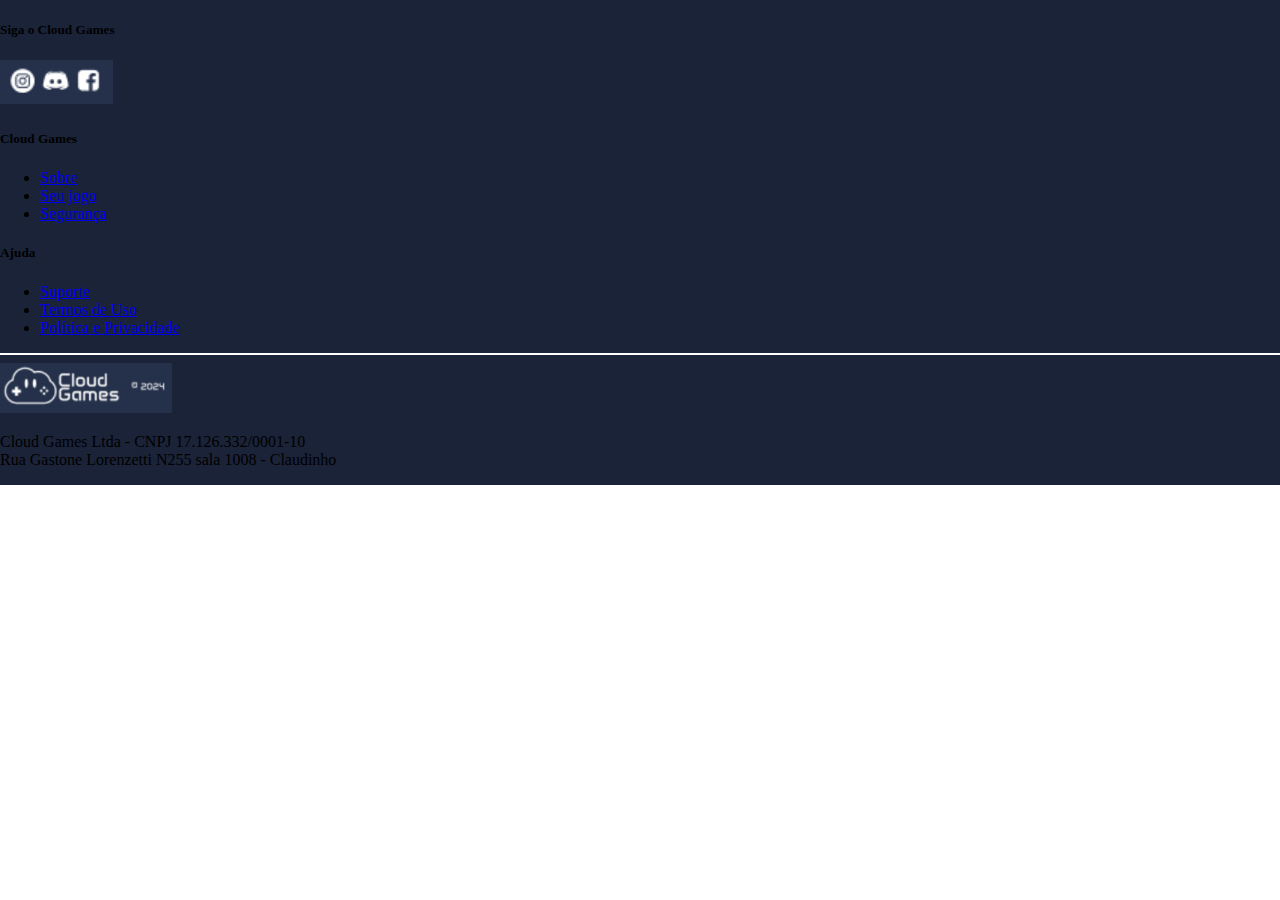
<file: front-end/pages/rodape.html>
<!DOCTYPE html>
<html lang="en">

<head>
    <meta charset="UTF-8">
    <meta name="viewport" content="width=device-width, initial-scale=1.0">
    <title>Document</title>
    <link href="https://cdn.jsdelivr.net/npm/bootstrap@5.3.8/dist/css/bootstrap.min.css" rel="stylesheet"
        integrity="sha384-sRIl4kxILFvY47J16cr9ZwB07vP4J8+LH7qKQnuqkuIAvNWLzeN8tE5YBujZqJLB" crossorigin="anonymous">
    <link rel="stylesheet" href="../assets/css/style.css">
</head>

<body>
    <footer class="corRodape text-white py-5">
        <div class="container-fluid">
            <div class="row g-4 g-md-5">
                <div class="col-12 col-md-6 text-start">
                    <h5 class="mb-0">Siga o Cloud Games</h5>
                    <img src="../assets/img/redes.PNG" alt="">
                </div>

                <div class="col-12 col-md-6">
                    <div class="row">
                        <div class="col-6 text-start">
                            <h5 class="mb-2">Cloud Games</h5>
                            <ul class="list-unstyled mb-0">
                                <li><a href="#" class="text-white text-decoration-none">Sobre</a></li>
                                <li><a href="#" class="text-white text-decoration-none">Seu jogo</a></li>
                                <li><a href="#" class="text-white text-decoration-none">Segurança</a></li>
                            </ul>
                        </div>
                        <div class="col-6 text-end">
                            <h5 class="mb-2">Ajuda</h5>
                            <ul class="list-unstyled mb-0">
                                <li><a href="#" class="text-white text-decoration-none">Suporte</a></li>
                                <li><a href="#" class="text-white text-decoration-none">Termos de Uso</a></li>
                                <li><a href="#" class="text-white text-decoration-none">Política e Privacidade</a></li>
                            </ul>
                        </div>
                    </div>
                </div>
            </div>

            <hr class="minha-borda my-5">

            <div class="row align-items-center">
                <div class="col-md-6 text-center text-md-start">
                    <img src="../assets/img/logo branco.PNG" alt="Logo Cloud Games" class="img-fluid"
                        style="max-height: 50px;">
                </div>

                <div class="col-md-6 text-center text-md-end">
                    <p class="mb-0">Cloud Games Ltda - CNPJ 17.126.332/0001-10 <br> Rua Gastone Lorenzetti N255 sala
                        1008 - Claudinho</p>
                </div>
            </div>
        </div>
    </footer>
    <script src="https://cdn.jsdelivr.net/npm/bootstrap@5.3.8/dist/js/bootstrap.bundle.min.js"
        integrity="sha384-FKyoEForCGlyvwx9Hj09JcYn3nv7wiPVlz7YYwJrWVcXK/BmnVDxM+D2scQbITxI"
        crossorigin="anonymous"></script>
</body>

</html>
</file>
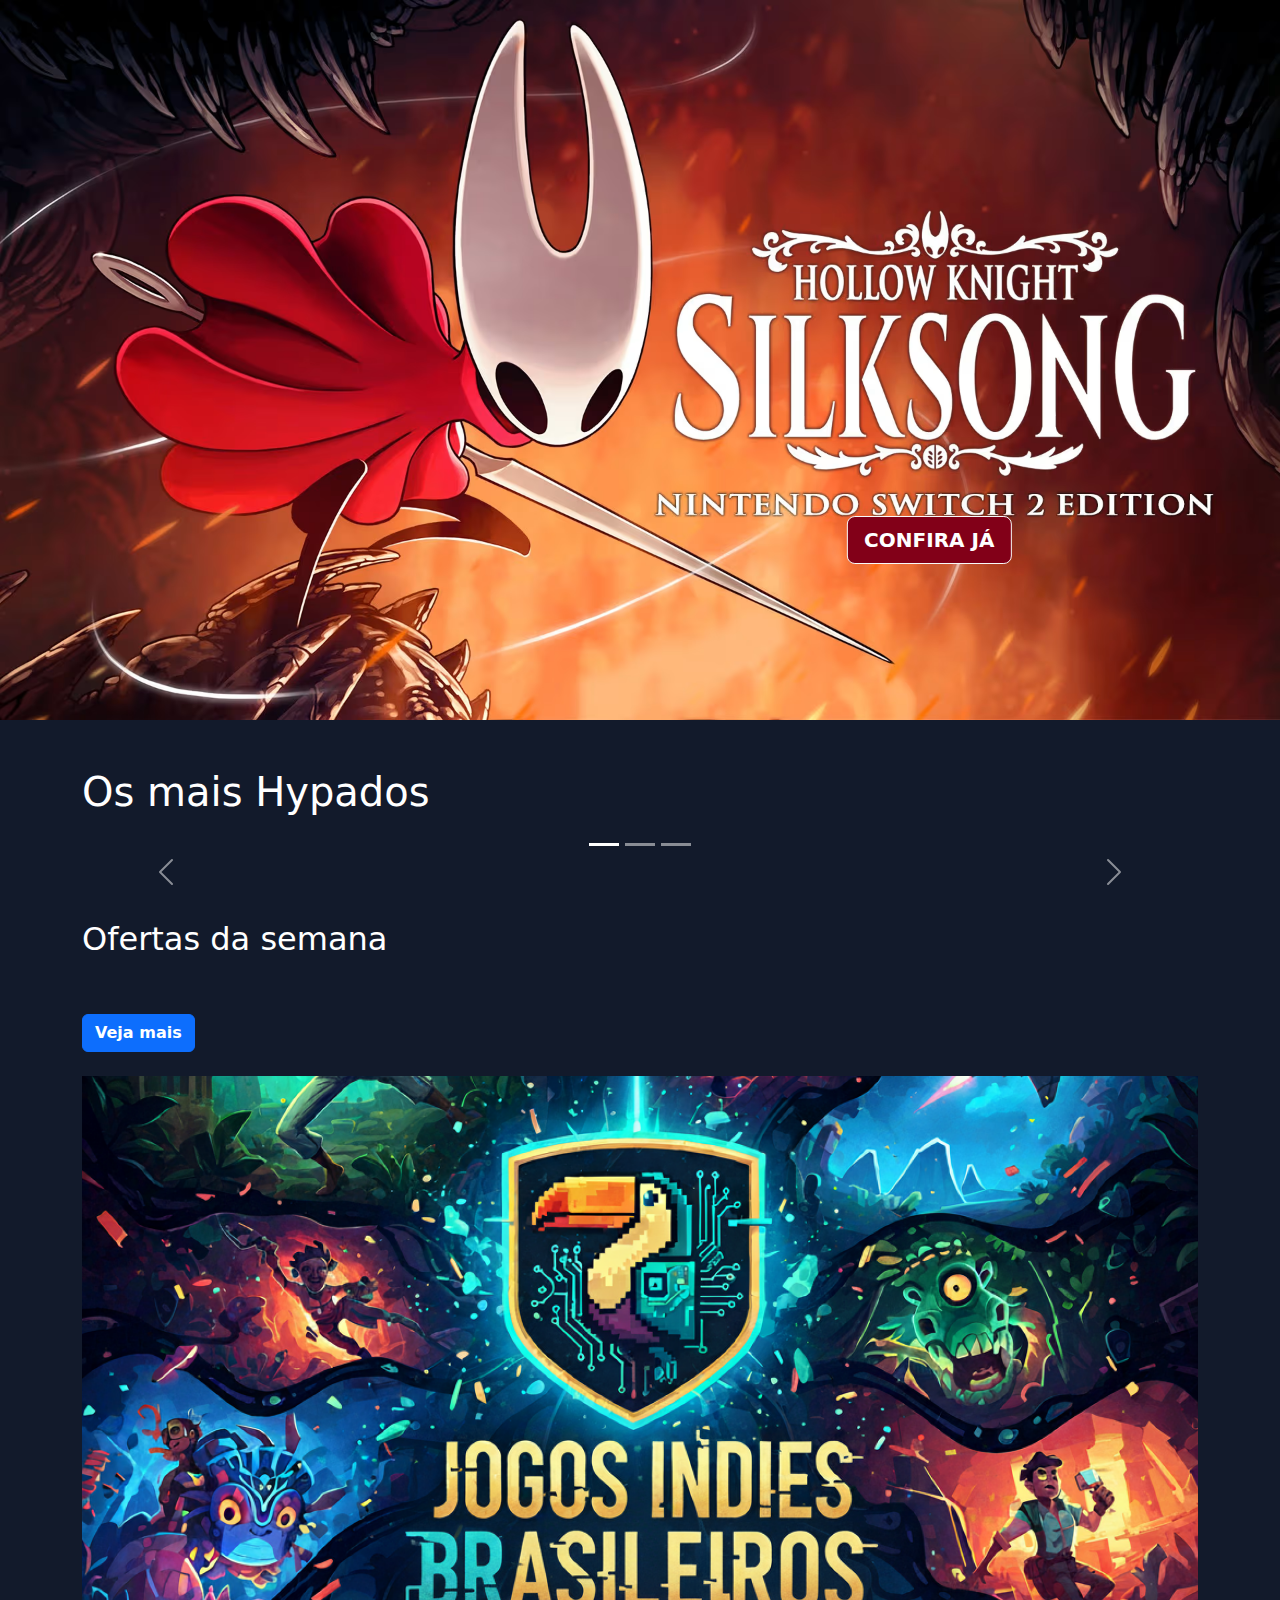
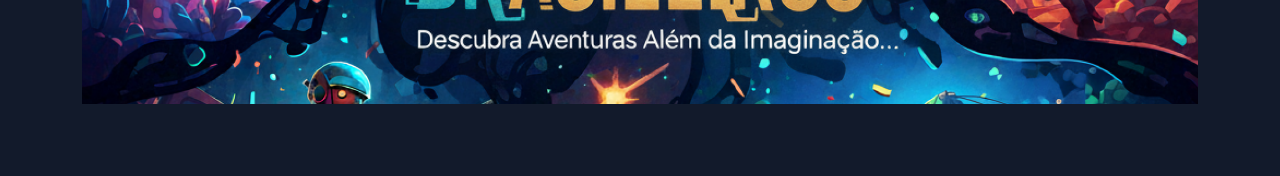
<file: front-end/pages/teste.html>
<!DOCTYPE html>
<html lang="en">
<head>
    <meta charset="UTF-8">
    <meta name="viewport" content="width=device-width, initial-scale=1.0">
    <title>Página principal</title>
    <link href="https://cdn.jsdelivr.net/npm/bootstrap@5.3.8/dist/css/bootstrap.min.css" rel="stylesheet">
    <link rel="stylesheet" href="https://cdnjs.cloudflare.com/ajax/libs/font-awesome/6.5.1/css/all.min.css">
    <link rel="stylesheet" href="../assets/css/style.css">
</head>
<body>
    <main class="corFundo text-white">
        <div class="container-fluid px-0">
            <div class="row gx-0">
                <div class="col-12 novidades">
                    <img src="../assets/img/hollow knight silksong.avif" class="img-fluid" alt="">
                    <button class="btn btn-light btn-lg overlay-button">CONFIRA JÁ</button>
                </div>
            </div>
        </div>
        
        <div class="container">
            <div class="row">
                <div class="col mt-5"><h1>Os mais Hypados</h1></div>
            </div>
            <div class="row">
                <div class="container mt-5">
                    <div id="meuCarrossel" class="carousel slide" data-bs-ride="carousel">
                        <div class="carousel-indicators">
                            <button type="button" data-bs-target="#meuCarrossel" data-bs-slide-to="0" class="active"></button>
                            <button type="button" data-bs-target="#meuCarrossel" data-bs-slide-to="1"></button>
                            <button type="button" data-bs-target="#meuCarrossel" data-bs-slide-to="2"></button>
                        </div>
                        <div id="carrossel-container" class="carousel-inner">
                            </div>
                        <button class="carousel-control-prev" type="button" data-bs-target="#meuCarrossel" data-bs-slide="prev">
                            <span class="carousel-control-prev-icon"></span>
                        </button>
                        <button class="carousel-control-next" type="button" data-bs-target="#meuCarrossel" data-bs-slide="next">
                            <span class="carousel-control-next-icon"></span>
                        </button>
                    </div>
                </div>
            </div>

            <div class="row mt-5">
                <div class="col"><h2>Ofertas da semana</h2></div>
            </div>
            <div id="ofertas-container" class="row g-4 mt-4">
                </div>
            <div class="row mt-4">
                <div class="col">
                    <button class="btn btn-primary"><b>Veja mais</b></button>
                </div>
            </div>

            <div class="row mt-4">
                <div class="col">
                    <img src="../assets/img/jogos indies brasileiros.png" class="img-fluid" alt="">
                </div>
            </div>
            <div id="galeria-container" class="row g-3 mt-4 mb-5">
                </div>
        </div>
    </main>

    <script src="https://cdn.jsdelivr.net/npm/bootstrap@5.3.8/dist/js/bootstrap.bundle.min.js"></script>

    <script>
        // --- 1. CONFIGURAÇÃO INICIAL ---
        const apiKey = '9d4f7cab26864b67aeb181bf4e74e66f'; // ❗ Cole sua chave da API aqui!

        const carrosselContainer = document.getElementById('carrossel-container');
        const ofertasContainer = document.getElementById('ofertas-container');
        const galeriaContainer = document.getElementById('galeria-container');

        // --- 2. LÓGICA DO CARROSSEL "OS MAIS HYPADOS" (JOGOS ESCOLHIDOS) ---
        const jogosCarrossel = ['elden-ring', 'cyberpunk-2077', 'baldurs-gate-3'];
        jogosCarrossel.forEach((slug, index) => {
            fetch(`https://api.rawg.io/api/games/${slug}?key=${apiKey}`)
                .then(res => res.json()).then(game => {
                    const activeClass = index === 0 ? 'active' : '';
                    carrosselContainer.innerHTML += `
                        <div class="carousel-item ${activeClass}" data-bs-interval="5000">
                            <img src="${game.background_image}" class="d-block w-100" alt="${game.name}">
                            <div class="carousel-caption d-none d-md-block">
                                <h5>${game.name}</h5>
                                <p>Nota Metacritic: ${game.metacritic || 'N/A'}</p>
                            </div>
                        </div>`;
                }).catch(err => console.error("Erro no carrossel:", err));
        });

        // --- 3. LÓGICA DAS "OFERTAS DA SEMANA" (6 JOGOS POPULARES) ---
        fetch(`https://api.rawg.io/api/games?key=${apiKey}&page_size=6&ordering=-metacritic`)
            .then(res => res.json()).then(data => {
                data.results.forEach(game => {
                    ofertasContainer.innerHTML += `
                        <div class="col-12 col-md-6 col-lg-4">
                            <div class="card game-card h-100">
                                <img src="${game.background_image}" class="card-img-top" alt="${game.name}">
                                <div class="card-body d-flex flex-column">
                                    <h5 class="card-title">${game.name}</h5>
                                    <div class="preco mt-auto d-flex align-items-center">
                                        <span class="badge bg-success me-2"><b>-15%</b></span>
                                        <a href="#" class="btn btn-primary"><b>R$ ${(game.rating * 12).toFixed(2).replace('.',',')}</b></a>
                                    </div>
                                </div>
                            </div>
                        </div>`;
                });
            }).catch(err => console.error("Erro nas ofertas:", err));

        // --- 4. LÓGICA DA GALERIA FINAL (8 JOGOS VARIADOS) ---
        fetch(`https://api.rawg.io/api/games?key=${apiKey}&page_size=8&ordering=-added`)
            .then(res => res.json()).then(data => {
                data.results.forEach(game => {
                    galeriaContainer.innerHTML += `
                        <div class="col-6 col-md-4 col-lg-3">
                            <img src="${game.background_image}" class="img-fluid rounded-2" alt="${game.name}">
                        </div>`;
                });
            }).catch(err => console.error("Erro na galeria:", err));
    </script>
</body>
</html>
</file>
<file: front-end/assets/css/style.css>
.corFundo{
    background-color: #121A2B;
    border-color: #121A2B;  
}

.corCabecalho{
    background-color: #121A2B; 
    box-shadow: 0 0 0 0.025rem #000000;
}

.corLista{
    background-color: rgb(10, 22, 32);
    border-color: rgb(10, 22, 32);  
}

.corCampos{
    background-color: #25314B;
    border-color: #25314B;  
}

.corCampos::placeholder{
    color: #9ca3af;  
}

.corLinha{
    border-color: #ff0808;  
    background-color: #00ff00;
}

.corLista:hover {
    background-color: #0d6efd;
    border-color: #0a5cd6;  
    color: #fff; 
}

.corCampos:focus {
    background-color: #25314B;
    box-shadow: 0 0 0 0.05rem #0d6efd; 
    color: #fff; 
}

.comtagemCompra{
    color: #0d6efd;
}

.bordaCustomizada {
  border: 15px solid #121A2B;
  border-left-width: 50px;
}

.bordaFinalCustomizada {
  border: 20px solid #121A2B;
  border-right-width: 50px;
}

.pequeno-espacamento {
  padding-left: 5px;  
  padding-right: 5px; 
}

.dropdown:hover .dropdown-toggle {
  background-color: #0d6efd;
  color: #fff;
}

.dropdown-item:hover {
  background-color: #0652c3; 
  color: #fff;
}

.dropdown-toggle.show {
    background-color: #0d6efd; 
   color: #fff;
}
.dropdown-menu.show {
  background-color: #0f2d5a;
  color: #fff;
}

.borda-inferior-branca:hover {
  border-bottom: 2px solid white;
}

input:-webkit-autofill,
input:-webkit-autofill:hover,
input:-webkit-autofill:focus,
input:-webkit-autofill:active {
  -webkit-box-shadow: 0 0 0px 1000px #102232 inset; 
  -webkit-text-fill-color: #fff; 
}

.minha-borda {
  border-width: 0px 0px 2px 0px;
  border-style: solid;
  border-bottom-color: #ffffff;
}

.corRodape{
    background-color: #1a2338;
    border-color: #374975;  
}

.novidades {
  position: relative;
  display: block;
}

.overlay-button{
  position: absolute;
  top: 75%;
  left: 72.6%;
  transform: translate(-50%, -50%);
  background-color: #820018;
  color: #fff;
  font-weight: bold;
}

.game-card {
    background-color: #1e232f; 
    border-radius: 8px;
    color: #ffffff; 
    overflow: hidden; /* faz com que a imagem não vaze das bordas arredondadas */
    height: 100%; 
    transition: transform 0.2s ease-in-out, box-shadow 0.2s ease-in-out;
}

.badge-sale {
    background-color: #e53935; /* Um tom de vermelho */
    color: #ffffff;
    font-weight: bold;
    font-size: 0.8rem;
    padding: 0.4em 0.7em;
}

/* Efeito de hover para destacar o card */
.game-card:hover {
    transform: scale(1.03); /* Aumenta levemente o tamanho */
    box-shadow: 0 8px 20px rgba(0, 0, 0, 0.4); /* Adiciona uma sombra */
}

/* Garante que a imagem se ajuste bem */
.game-card .card-img-top {
    aspect-ratio: 16/9; /* Proporção de cinema, comum para capas de jogos */
    object-fit: cover; /* Garante que a imagem cubra o espaço sem distorcer */
}

/* Título do card */
.game-card .card-title {
    font-weight: bold;
    font-size: 1.1rem;
    min-height: 44px; /* Garante espaço para até duas linhas de título */
}

/* Ícones das plataformas */
.platform-icons {
    font-size: 0.9rem;
    color: #adb5bd; /* Uma cor cinza claro para não tirar o foco */
}

/* Seção de preço */
.preco .price {
    font-size: 1.2rem;
    font-weight: bold;
}

/* Badge (selo) de desconto customizado */
.badge-sale {
    background-color: #e53935; /* Um tom de vermelho */
    color: #ffffff;
    font-weight: bold;
    font-size: 0.8rem;
    padding: 0.4em 0.7em;
}

.meu-espacamento-direito {
    padding-right: 10px !important; 
}

.meu-espacamento-esquerdo {
    padding-left: 10px !important; 
}

.meu-espacamento-centro {
    padding-left: 10px !important;
    padding-right: 10px !important;   
}

/* Cor de base para a fusão (ajuste para a cor do seu rodapé!) */
:root {
  --cor-de-fusao: #121A2B; 
}

.image-fade-container {
    /* Define o contexto para posicionar a camada de degradê */
    position: relative;
    /* Garante que a imagem se ajuste */
    width: 100%;
}

.image-fade-container img {
    /* Garante que a imagem preencha o container */
    width: 100%;
    display: block;
}

/* Cria o elemento de degradê que será sobreposto */
.image-fade-container::after {
    content: '';
    /* Posiciona a camada na parte inferior do container */
    position: absolute;
    bottom: 0;
    left: 0;
    width: 100%;
    /* Altura da área de degradê (ajuste conforme o desejado) */
    height: 150px; 
    
    /* CRIA O EFEITO DEGRADÊ: Transparente para a cor de fusão */
    background: linear-gradient(
        to bottom, /* Direção: de cima para baixo */
        rgba(0, 0, 0, 0) 0%, /* Início (Topo): Transparente */
        var(--cor-de-fusao) 100% /* Fim (Baixo): Cor Sólida */
    );
    /* Garante que o efeito fique acima da imagem */
    z-index: 10; 
}

.corCardGame{
    background-color: #2a3349;
    border-color: #2a3349;  
}


.carousel-image {
    /* Mantenha uma proporção fixa, se necessário, ou deixe fluir */
    object-fit: cover; 
    height: auto; /* Remove altura fixa */
    border-radius: 8px; /* Arredondamento para o carrossel principal */
}

/* Estilo para a miniatura (opcional: faz a imagem da miniatura parecer um botão) */
.thumbnail-link {
    display: block;
    cursor: pointer;
    border: 3px solid transparent; /* Borda transparente padrão */
    transition: border-color 0.2s ease;
    /* Opacidade para simular o efeito do Steam quando não está ativo */
    opacity: 0.7; 
}

/* Estilo da miniatura quando ela está ativa/selecionada */
.thumbnail-link:hover {
    border-color: #007bff; /* Cor de destaque (azul primário do Bootstrap) */
    opacity: 1; /* Opacidade total quando ativo ou no hover */
}

/* Card principal do carrinho */
.cart-card-custom { 
    border-radius: 8px;
    overflow: hidden;
}

.cart-card-custom .card-header-custom,
.cart-card-custom .card-footer-custom {
    background-color: #25314B;
    padding: 1rem 1.5rem;
    border-bottom: 1px solid #007bff;
}

.cart-card-custom .card-footer-custom {
    background-color: #25314B;
    border-bottom: none;
    border-top: 1px solid #007bff;
}

.cart-card-custom .card-body {
    background-color: #25314B;
    padding: 1.5rem;
}

/* Detalhes do produto no carrinho */
.product-img {
    border-radius: 4px;
    max-width: 80px;
}

.product-price, .subtotal-price {
    font-size: 1.1rem;
    white-space: nowrap;
}

/* Card de Formas de Pagamento */
.payment-card-custom {
    background-color: #25314B; 
    border-radius: 8px;
}

.payment-option-custom {
    border: 1px solid transparent; /* Bordas transparentes por padrão */
    border-radius: 6px;
    padding: 1rem;
    margin-bottom: 1rem;
    cursor: pointer;
    transition: all 0.2s ease-in-out;
}

.payment-option-custom:last-child {
    margin-bottom: 0;
}

/* Estilo da opção de pagamento ativa */
.payment-option-custom.active {
    border-color: #0d6efd; /* Azul primário do Bootstrap para destaque */
    background-color: #121A2B; /* Sua classe .corFundo para dar o efeito de seleção */
}

/* Customização dos Radio Buttons */
.payment-option-custom .form-check {
    padding-left: 0;
    align-items: center;
}

.payment-option-custom .form-check-input {
    background-color: #121A2B; /* Fundo do radio button */
    border-color: #30363d; /* Borda do radio button */
    margin-top: 0;
    margin-right: 1rem;
    float: none;
}

.payment-option-custom .form-check-input:checked {
    background-color: #0d6efd;
    border-color: #0d6efd;
}

.payment-option-custom .payment-icons {
    padding-left: 2.5rem; /* Alinha os ícones com o texto */
}

.payment-option-custom .payment-icons img {
    max-width: 100%;
}

.remove-link {
    color: #8b949e; /* Cor cinza-claro para não chamar muita atenção */
    text-decoration: underline;
    font-size: 0.9rem;
    transition: color 0.2s ease-in-out;
}

.remove-link:hover {
    color: #ffffff; /* Cor um pouco mais clara ao passar o mouse */
}

.botaoInvisivel{
    border-color: #00000000;
    background-color: #00000000;
}

/* 1. Mudar a cor de fundo e do texto quando o botão da aba está ativo */
.nav-tabs .nav-link.active {
    background-color: #f8f9fa00; /* Defina a cor de fundo que você realmente quer */
    border-color: #00000000;
}

/* 2. Remover o Efeito de Foco (o "brilho" branco) */
/* O Bootstrap usa o pseudo-elemento ':focus' para o brilho */
.nav-tabs .nav-link:focus, 
.nav-tabs .nav-link:active {
    /* O 'box-shadow' é geralmente o responsável pelo brilho branco. */
    box-shadow: none !important; 
    border-color: #00000000;
    /* Garante que não haja bordas indesejadas */
    border-color: transparent !important; 
    
    /* Remove o 'outline' (contorno) que pode aparecer ao focar */
    outline: 0 !important;
}

/* Remove o contorno ao passar o mouse sobre QUALQUER nav-link */
.nav-tabs .nav-link:hover {
    outline: none !important; /* Remove o contorno padrão do navegador */
    box-shadow: none !important; /* Remove qualquer sombra/brilho que pareça um contorno */
    border-color: transparent !important; /* Garante que nenhuma borda apareça */
}

/* Também é uma boa ideia garantir que o estado ativo/focado não tenha esse contorno */
.nav-tabs .nav-link.active:focus,
.nav-tabs .nav-link:focus {
    outline: none !important;
    box-shadow: none !important;
    border-color: transparent !important;
}

/* Se por algum motivo o foco ainda gerar um contorno, este seletor é mais genérico */
.nav-link:focus-visible { /* pseudo-classe para quando o foco é visível (ex: via teclado) */
    outline: none !important;
    box-shadow: none !important;
}

/* Seletor do contêiner principal de abas do Bootstrap */
.nav-tabs {
    /* Esta regra remove a borda inferior aplicada ao <ul> principal */
    border-bottom: none !important; 
}

html, body {
    /* Garante que o body ocupe toda a altura da tela */
    height: 100%; 
    margin: 0; /* Remove margens padrão que podem atrapalhar */
}

body {
    /* 1. Define o body como um contêiner flexível */
    display: flex;
    
    /* 2. Empilha os filhos verticalmente (header, main, footer) */
    flex-direction: column; 
}

/* O elemento que contém o conteúdo da sua aba */
.page-content {
    /* 3. Esta é a regra MÁGICA: faz o conteúdo principal crescer 
       e ocupar todo o espaço vertical disponível, empurrando o footer para baixo. */
    flex-grow: 1; 
}

/* Você pode precisar garantir que a altura mínima do conteúdo da aba também cresça */
.tab-content {
    min-height: 100%;
}
/*botaozinho de editar perfil*/
.edit-perfil {
    color: #2d4068;  
    background-color: transparent;

    /* Adiciona uma transição suave para o efeito hover */
    transition: background-color 0.3s ease;
}

.edit-perfil:hover {
    /* Define um fundo branco levemente transparente ao passar o mouse */
    background-color: #0b152b; 
    color: #2d4068;

}
</file>
<file: front-end/styleLogin.css>
body {
    min-height: 100vh;
    background-image: url('../Telas/background.jpg');
    font-family: 'Segoe UI', Tahoma, Geneva, Verdana, sans-serif;
}

.card-meio {
    width: 120%;
    max-width: 400px; 
    padding: 3rem;
    background-color: #121A2B; 
    border-radius: 1rem; 
    border: 1px solid #374151;
}

.login-logo {
    width: 400px;
    height: auto;
}

/* Estilo dos campos de texto */
.form-control {
    background-color: #374151;
    border: 1px solid #4b5563;
    color: #f8f9fa;
} 

.form-control::placeholder {
    color: #9ca3af;
}

.form-control:focus {
    background-color: #374151;
    border-color: #0d6efd; 
    color: #f8f9fa;
}

/* Links */
.forgot-password, .login-card a {
    color: #60a5fa;
}

.form-check-label {
    color: #ffffff;
}

.forgot-password:hover, .login-card a:hover {
    text-decoration: underline;
}

.divisor {
    display: flex;
    align-items: center;
    text-align: center;
    color: #9ca3af;
}

.divisor::before, .divisor::after {
    content: '';
    flex: 1;
    border-bottom: 1px solid #4b5563;
}

.divisor:not(:empty)::before { margin-right: .5em; }
.divisor:not(:empty)::after { margin-left: .5em; }

.social-buttons .btn {
    width: 50px;
    height: 50px;
    border-radius: 30%;
    font-size: 1.25rem;
    margin: 0 0.5rem;
}
.btn-google { background-color: #fff; color: #DB4437; }
.btn-discord { background-color: #5865F2; color: #fff; }
.btn-steam { background-color: #1b2838; color: #fff; }

.cadastro-texto {
    color: #ffffff;
}
</file>
<file: front-end/assets/css/styleLogin.css>
body {
    min-height: 100vh;
    background-image: url('../img/background.jpg'); 
    font-family: 'Segoe UI', Tahoma, Geneva, Verdana, sans-serif;
}

.card-meio {
    width: 120%;
    max-width: 400px; 
    padding: 3rem;
    background-color: #121A2B; 
    border-radius: 1rem; 
}

.login-logo {
    width: 400px;
    height: auto;
}

/* Estilo dos campos de texto */
.form-control {
    background-color: #374151;
    border: 1px solid #4b5563;
    color: #f8f9fa;
} 

.form-control::placeholder {
    color: #9ca3af;
}

.form-control:focus {
    background-color: #374151;
    border-color: #0d6efd; 
    color: #f8f9fa;
}

/* Links */
.forgot-password, .login-card a {
    color: #60a5fa;
}

.form-check-label {
    color: #ffffff;
}

.forgot-password:hover, .login-card a:hover {
    text-decoration: underline;
}

.divisor {
    display: flex;
    align-items: center;
    text-align: center;
    color: #9ca3af;
}

.divisor::before, .divisor::after {
    content: '';
    flex: 1;
    border-bottom: 1px solid #4b5563;
}

.divisor:not(:empty)::before { margin-right: .5em; }
.divisor:not(:empty)::after { margin-left: .5em; }

.social-buttons .btn {
    width: 50px;
    height: 50px;
    border-radius: 30%;
    font-size: 1.25rem;
    margin: 0 0.5rem;
}
.btn-google { background-color: #fff; color: #DB4437; }
.btn-discord { background-color: #5865F2; color: #fff; }
.btn-steam { background-color: #1b2838; color: #fff; }

.cadastro-texto {
    color: #ffffff;
}
</file>
